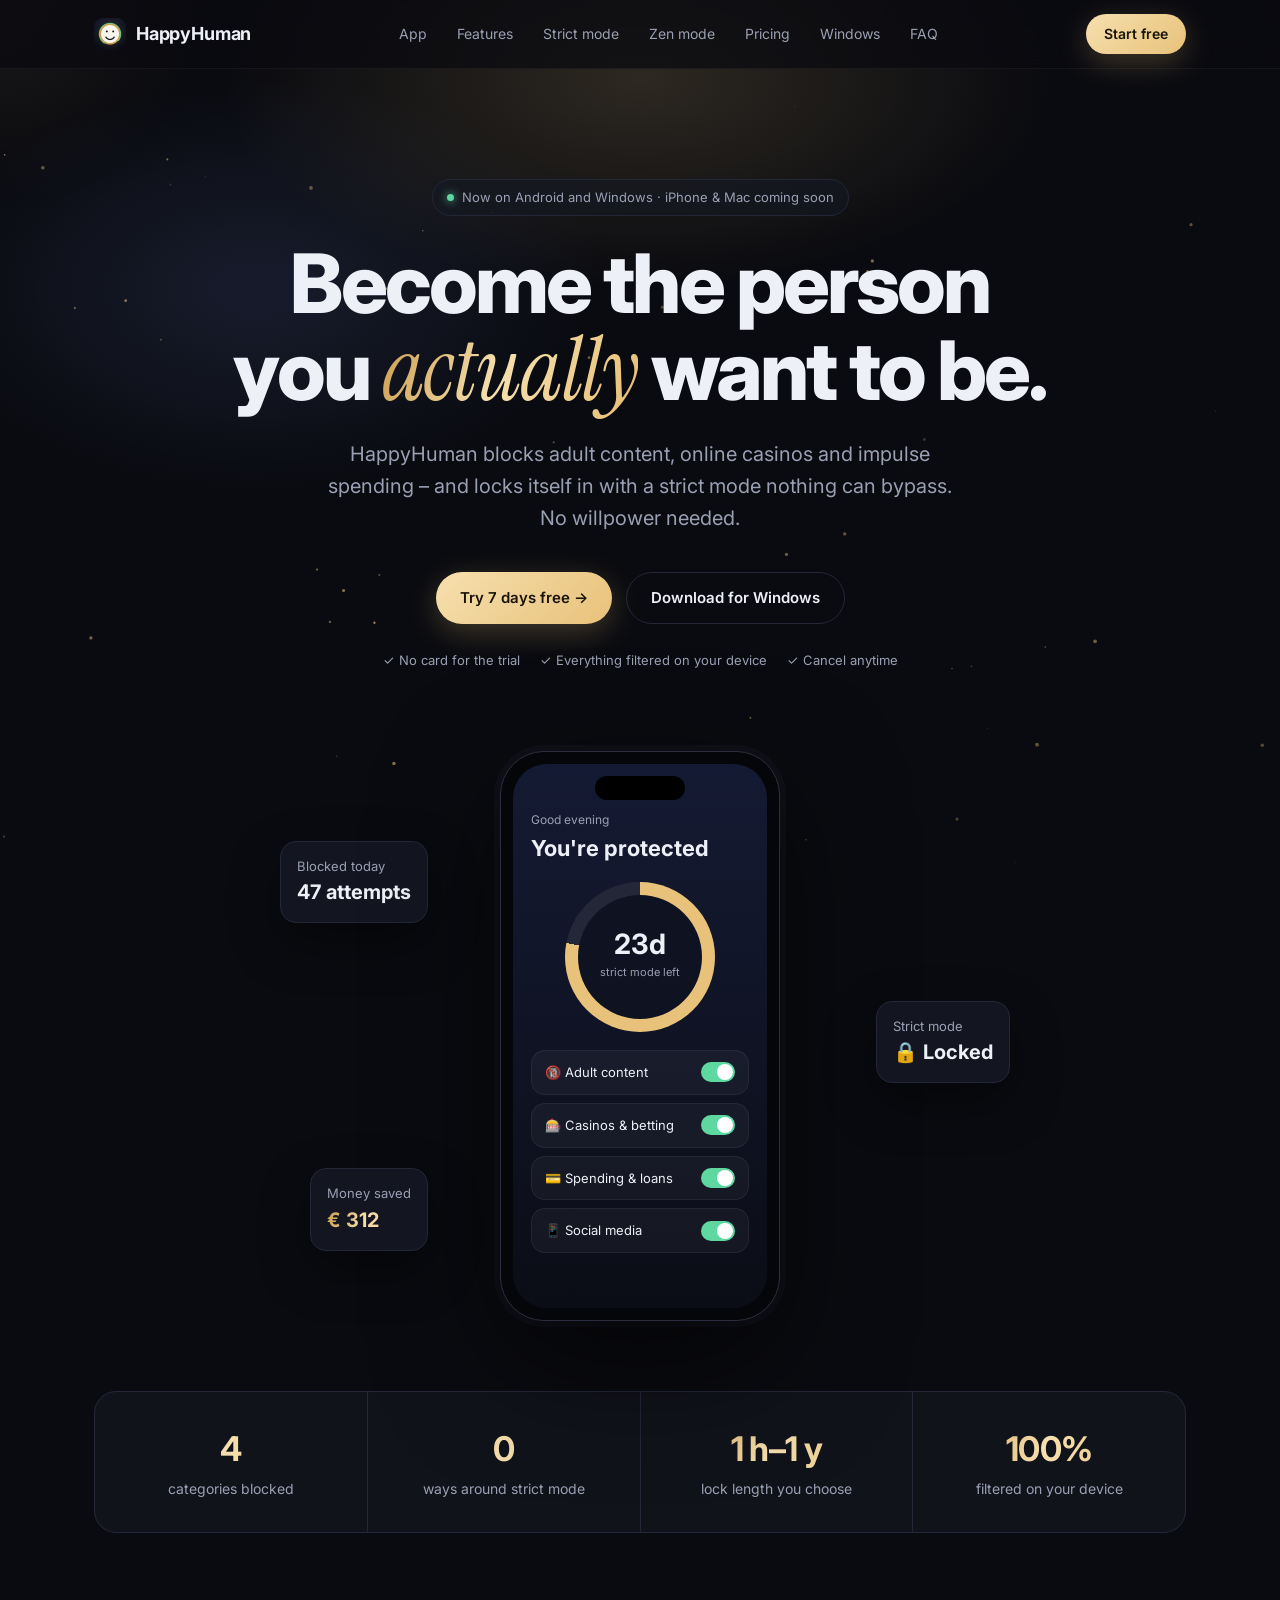
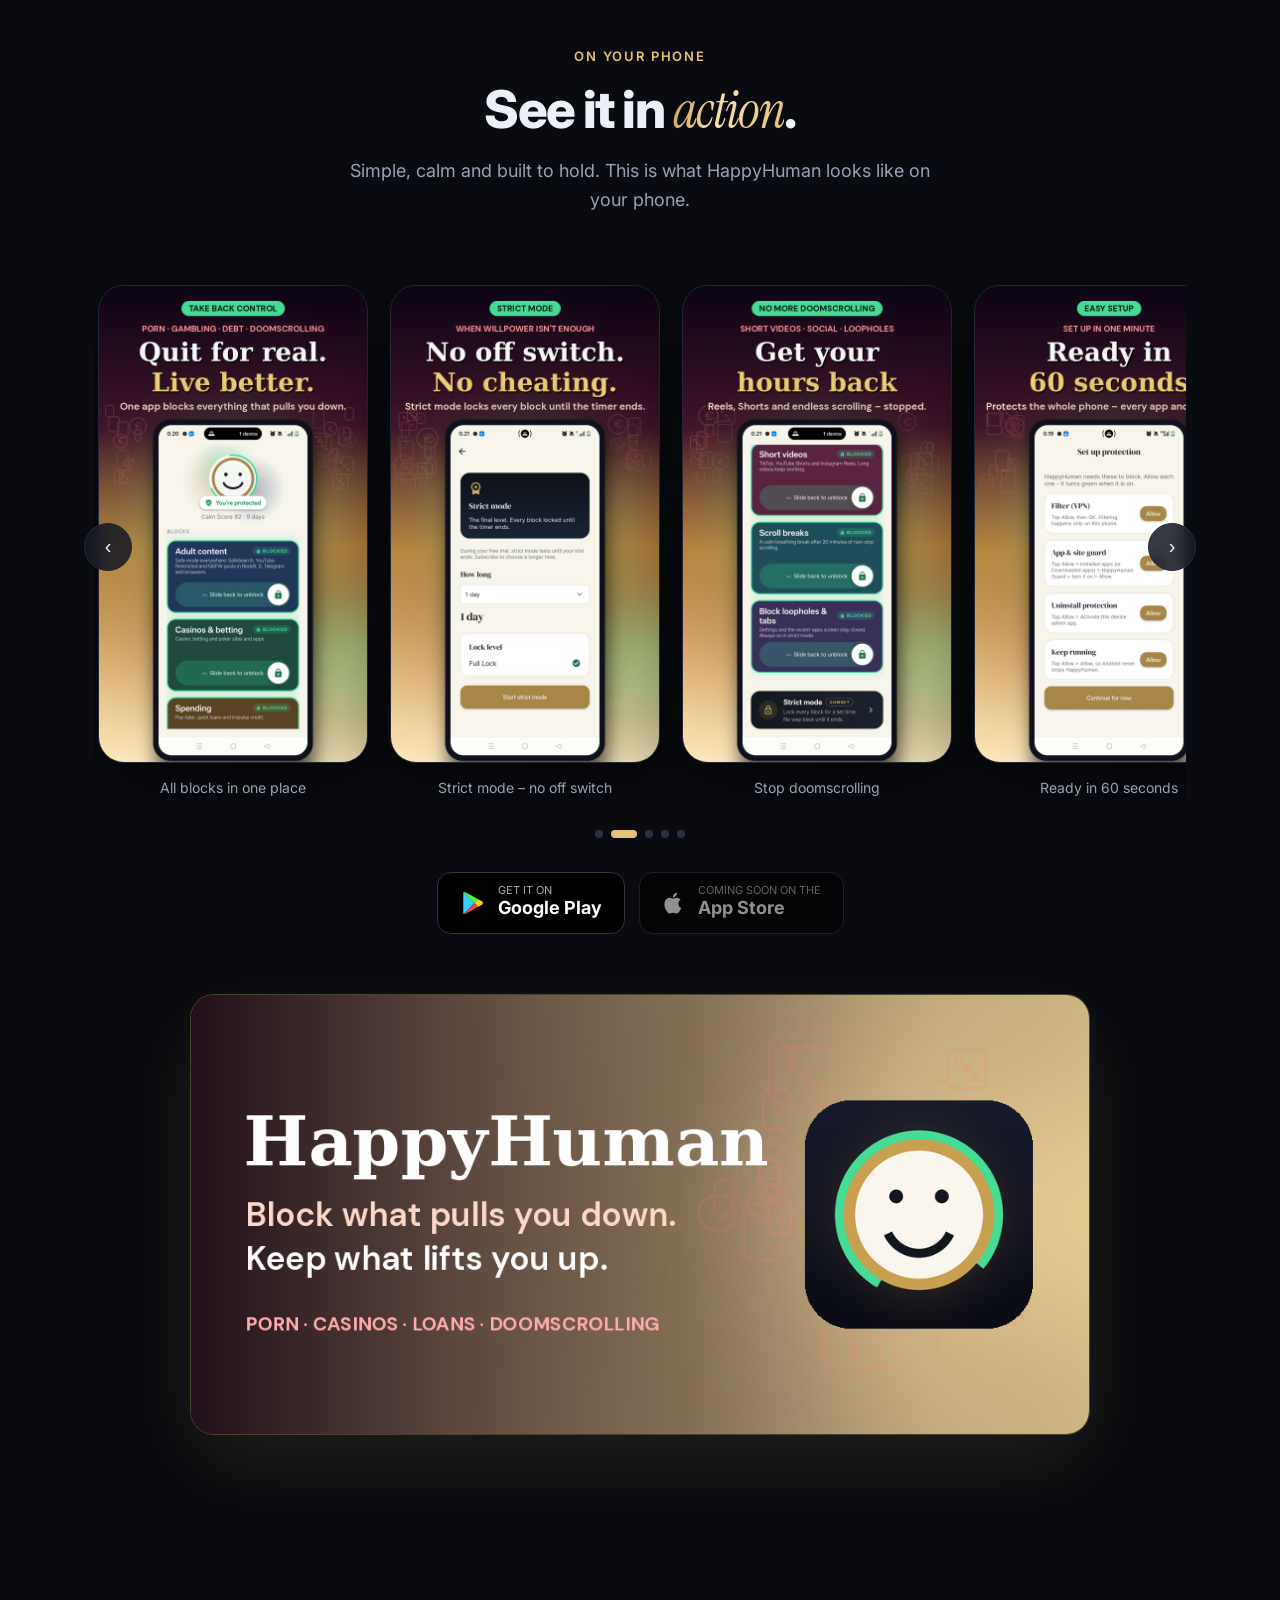
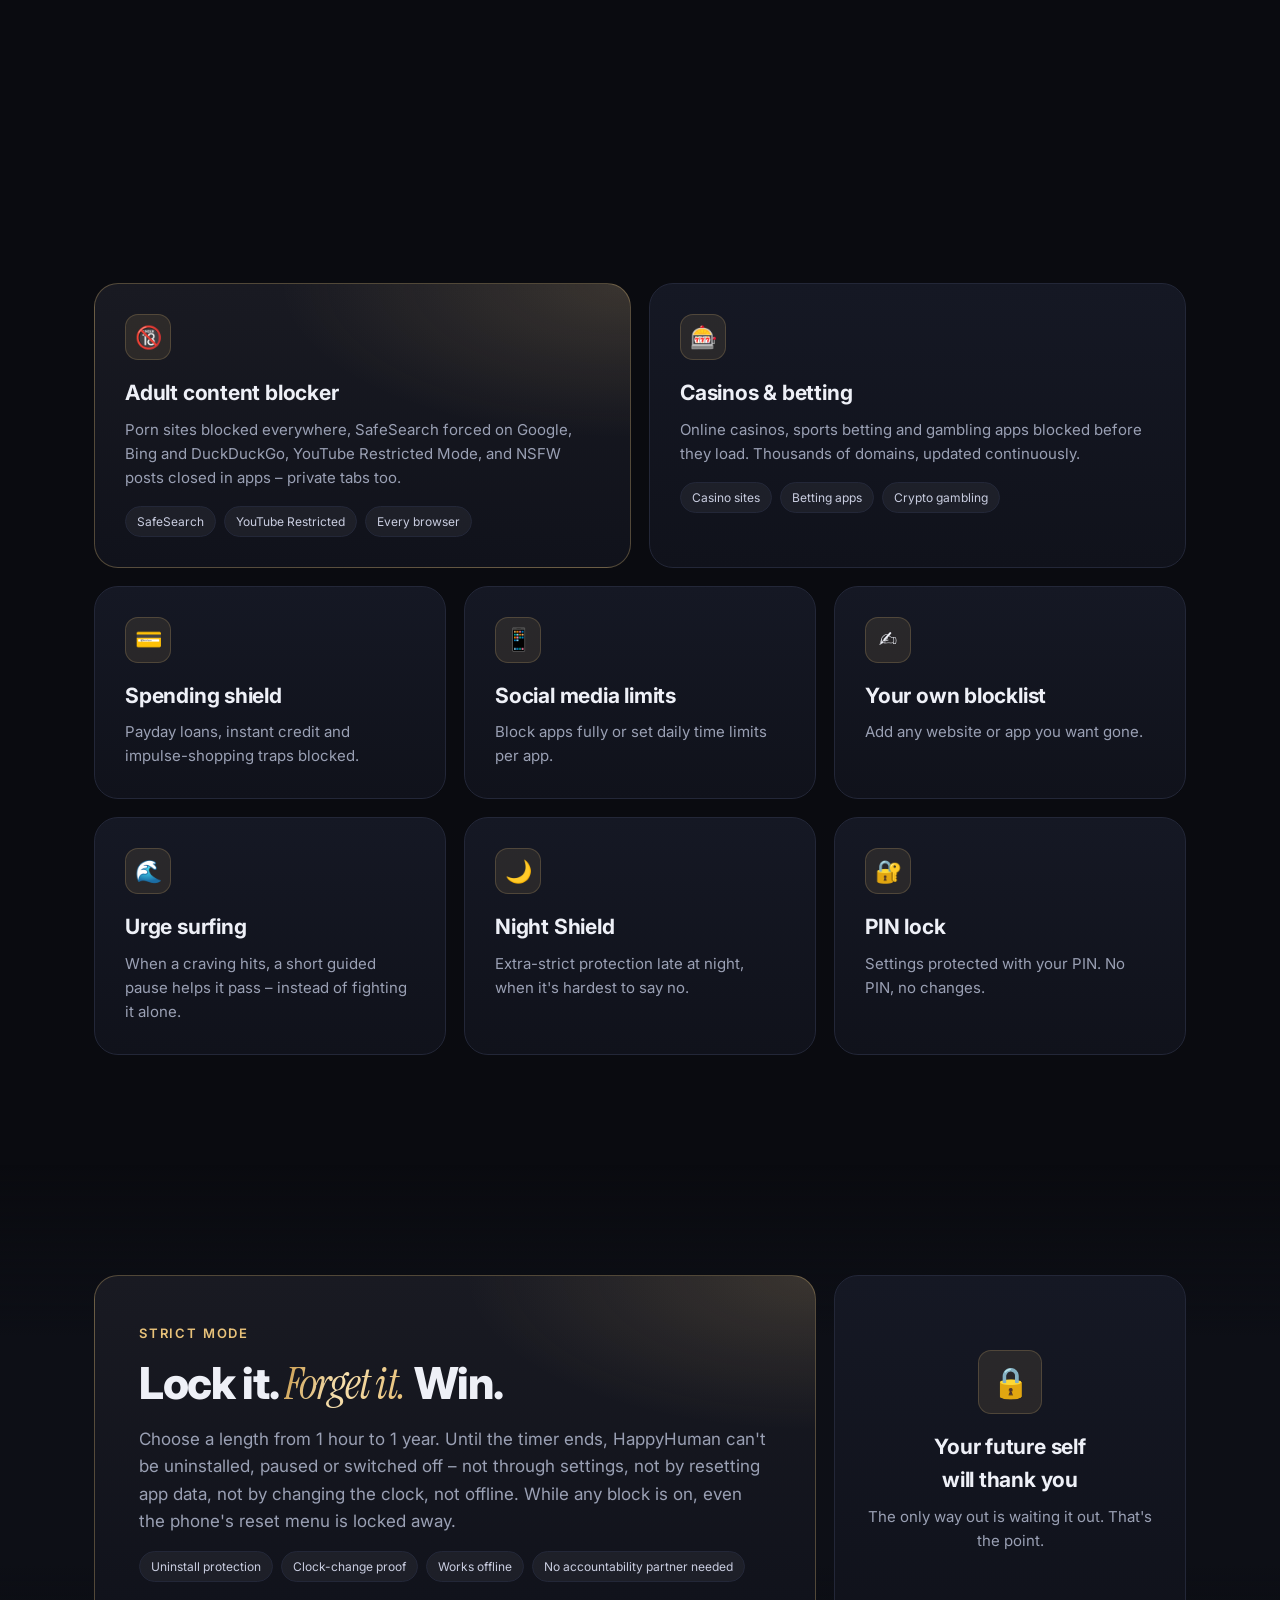
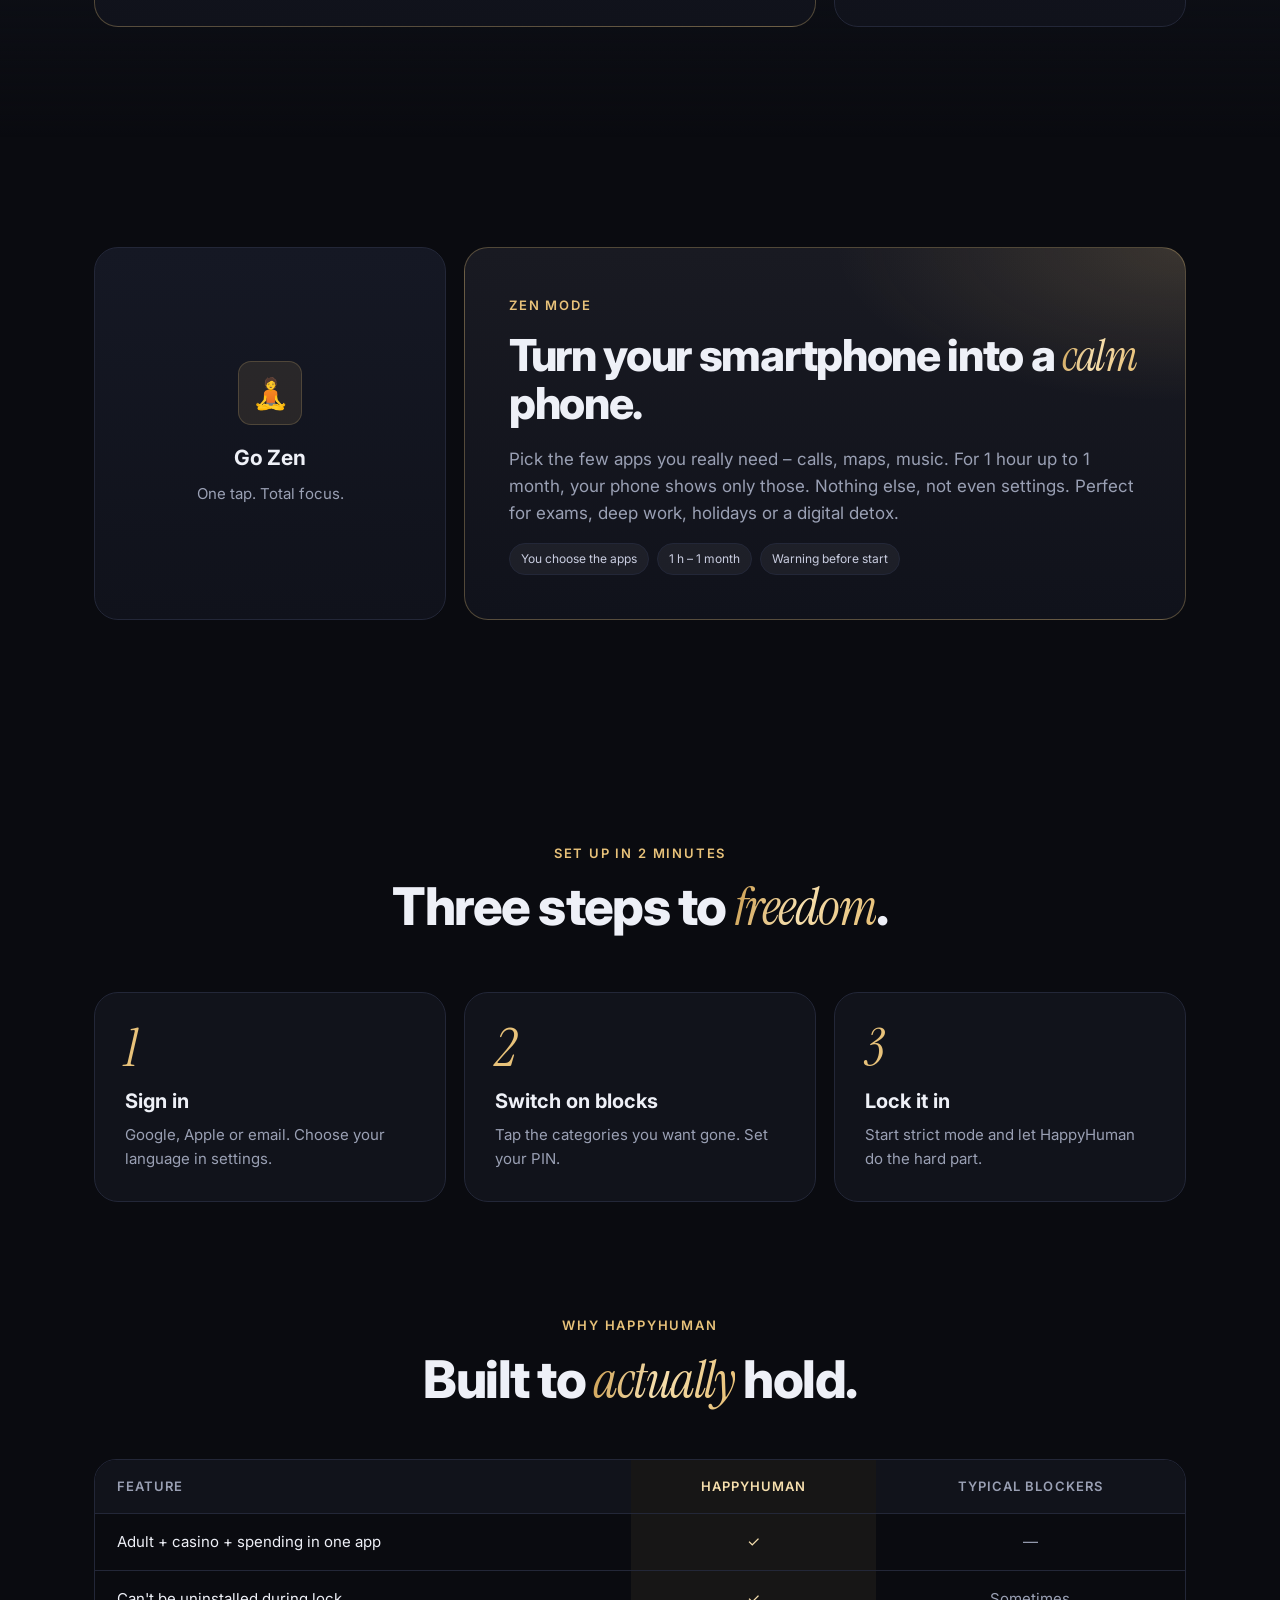
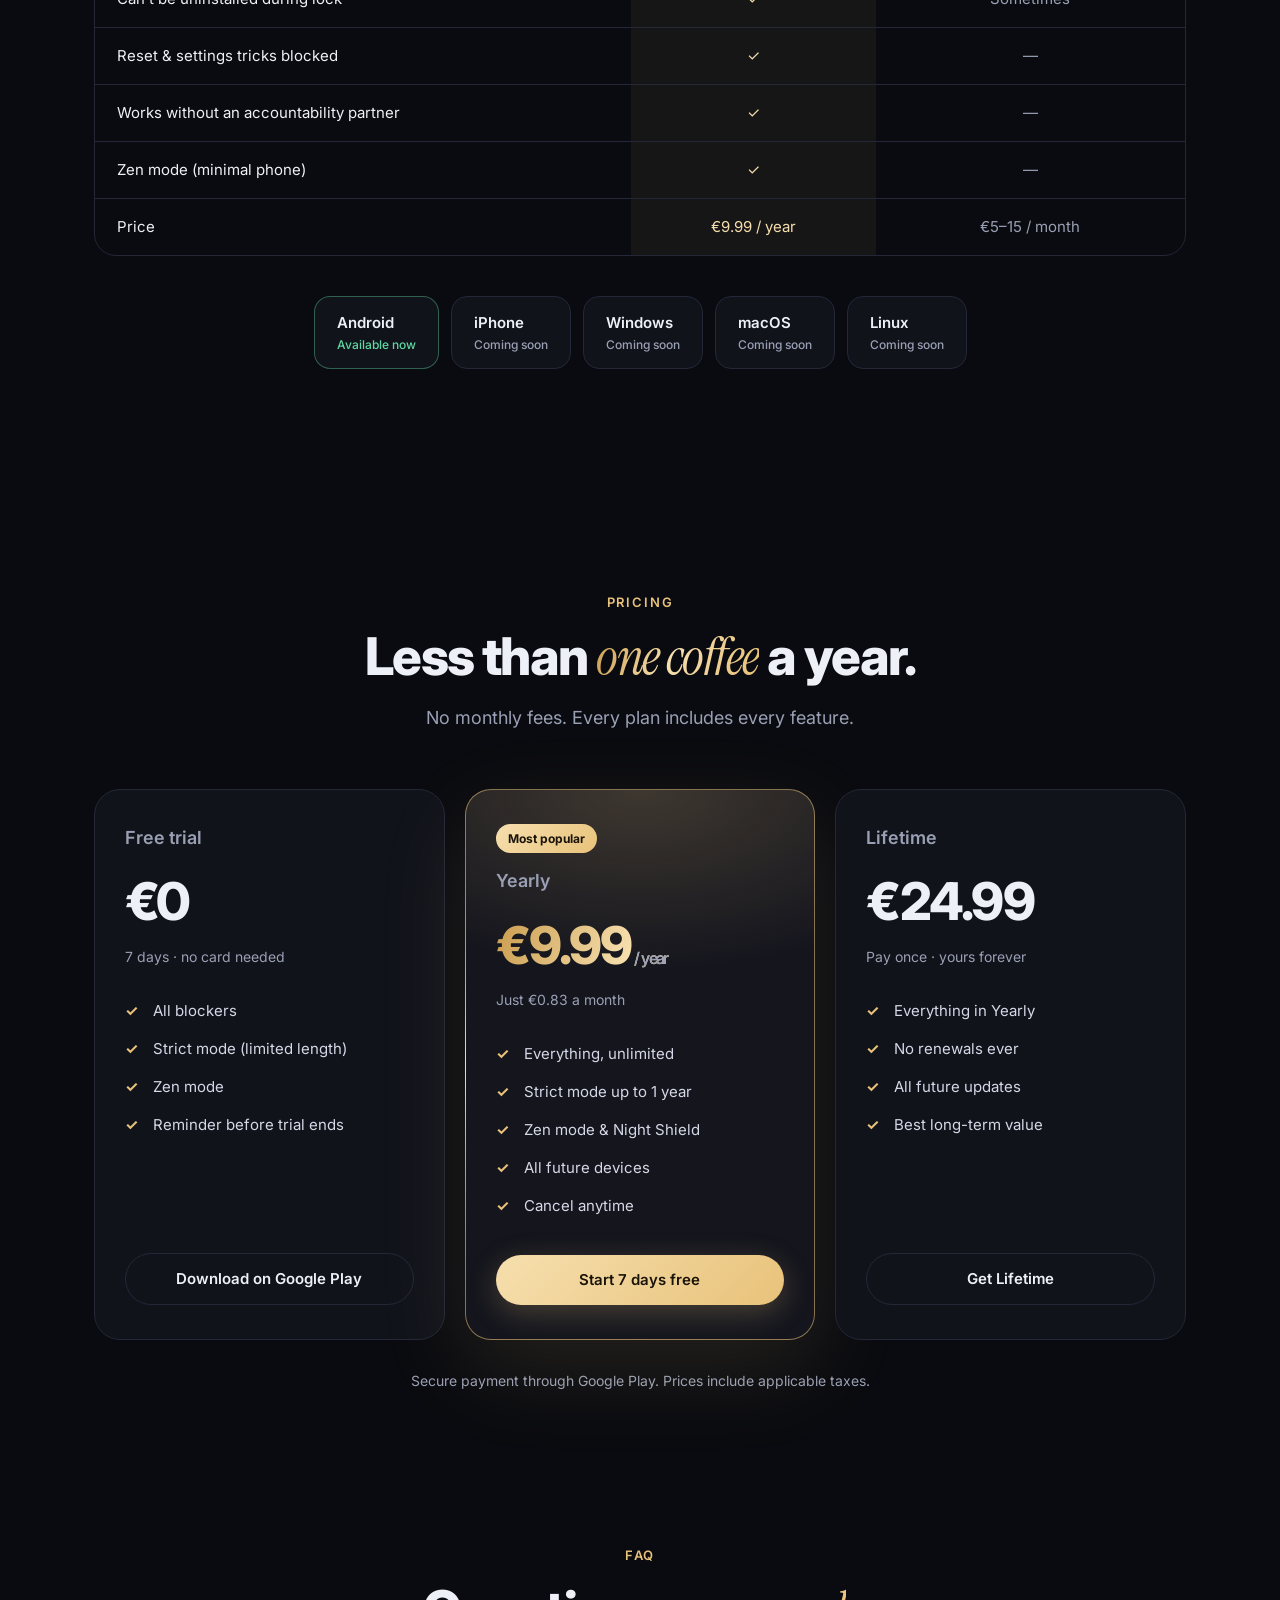
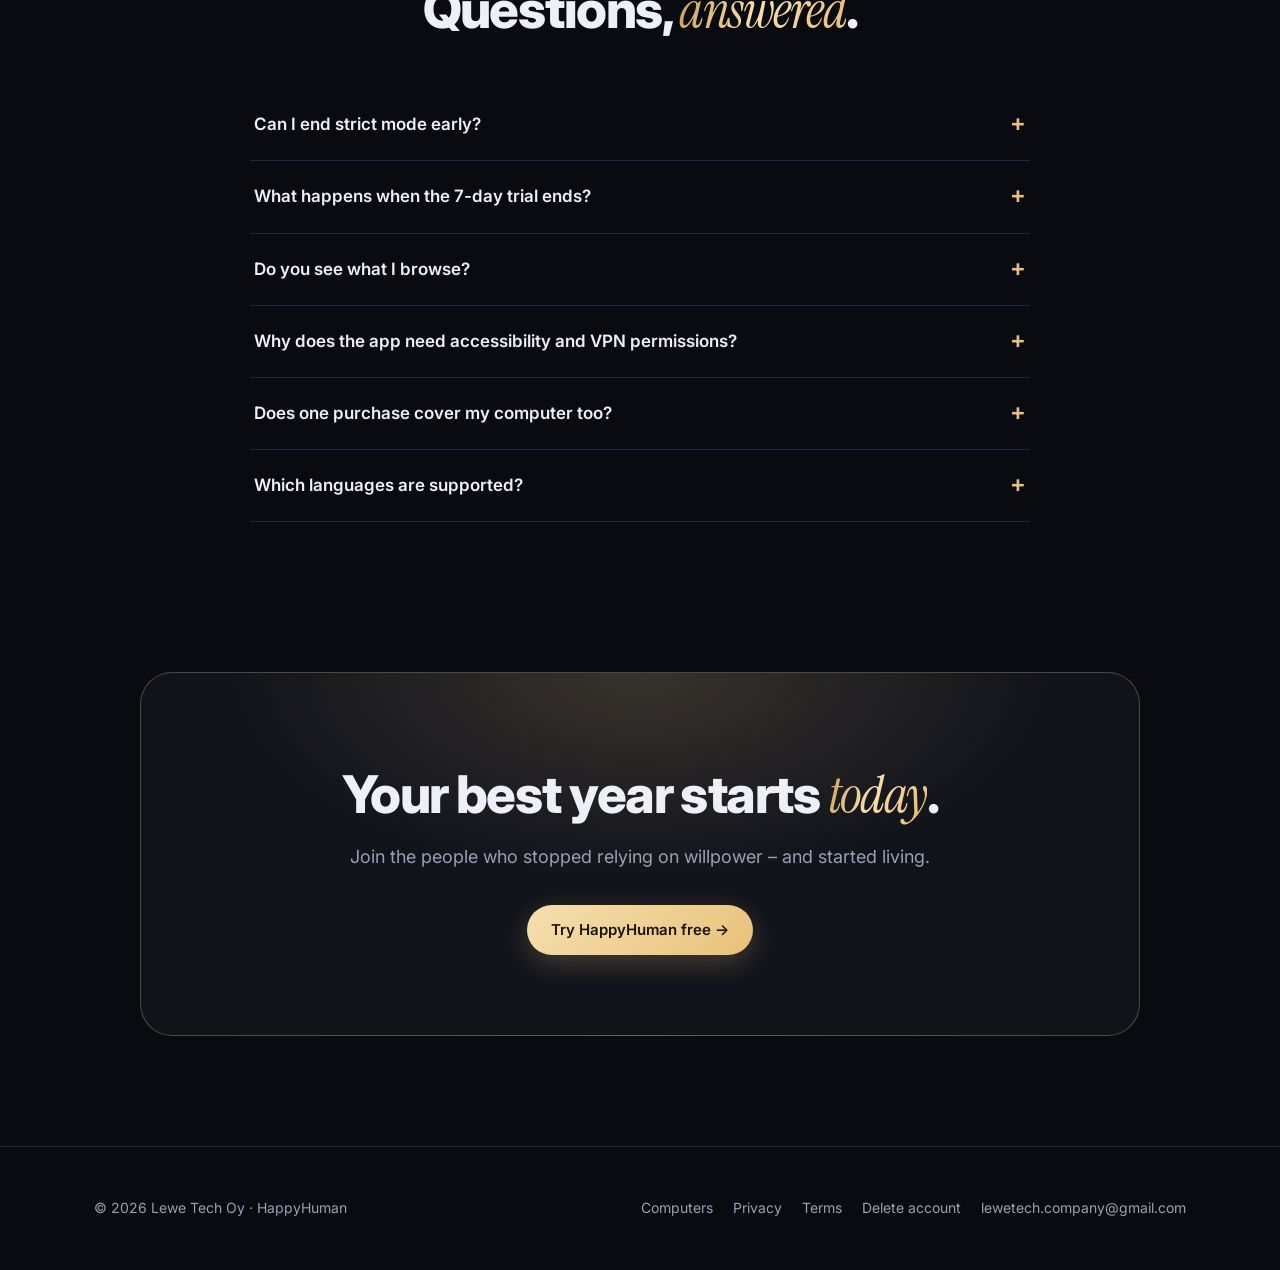
<file: index.html>
<!DOCTYPE html>
<html lang="en">
<head>
<meta charset="utf-8">
<meta name="viewport" content="width=device-width,initial-scale=1">
<title>HappyHuman – Take back control of your phone</title>
<meta name="description" content="HappyHuman blocks adult content, online casinos and impulse spending – with a strict mode that can't be bypassed. 7 days free.">
<link rel="icon" href="img/icon.png">
<meta property="og:image" content="https://happyhuman.info/img/feature.png">
<meta property="og:title" content="HappyHuman – Block what pulls you down">
<link rel="preconnect" href="https://fonts.googleapis.com">
<link href="https://fonts.googleapis.com/css2?family=Inter:wght@400;500;600;700;800&family=Instrument+Serif:ital@0;1&display=swap" rel="stylesheet">
<style>
:root{--bg:#0a0b10;--bg2:#11131b;--card:#151824;--line:#232738;--text:#eef0f7;--muted:#9aa0b4;--gold:#e8c27a;--gold2:#f6dfae;--accent:#7c9cff;--green:#5fd7a1}
*{box-sizing:border-box;margin:0;padding:0}
html{scroll-behavior:smooth}
body{background:var(--bg);color:var(--text);font-family:Inter,system-ui,sans-serif;line-height:1.6;-webkit-font-smoothing:antialiased;overflow-x:hidden}
a{color:inherit;text-decoration:none}
.wrap{max-width:1140px;margin:0 auto;padding:0 24px}
.serif{font-family:"Instrument Serif",serif;font-weight:400;font-style:italic}
.gold{background:linear-gradient(120deg,var(--gold2),var(--gold) 50%,#c99a4a);-webkit-background-clip:text;background-clip:text;color:transparent}
/* nav */
nav{position:sticky;top:0;z-index:50;backdrop-filter:blur(16px);background:rgba(10,11,16,.72);border-bottom:1px solid rgba(255,255,255,.05)}
nav .wrap{display:flex;align-items:center;justify-content:space-between;height:68px}
.logo{display:flex;align-items:center;gap:10px;font-weight:700;font-size:18px;letter-spacing:-.01em}
.logo i{width:30px;height:30px;border-radius:9px;background:linear-gradient(135deg,var(--gold2),var(--gold));display:grid;place-items:center;color:#1a1408;font-style:normal;font-size:15px}
.links{display:flex;gap:30px;font-size:14px;color:var(--muted)}
.links a:hover{color:var(--text)}
.btn{display:inline-flex;align-items:center;gap:8px;padding:13px 24px;border-radius:999px;font-weight:600;font-size:15px;transition:.2s;cursor:pointer;border:0}
.btn-gold{background:linear-gradient(135deg,var(--gold2),var(--gold));color:#1a1408;box-shadow:0 8px 30px rgba(232,194,122,.25)}
.btn-gold:hover{transform:translateY(-2px);box-shadow:0 14px 40px rgba(232,194,122,.35)}
.btn-ghost{border:1px solid var(--line);color:var(--text)}
.btn-ghost:hover{border-color:#3a4060;background:#141725}
nav .btn{padding:9px 18px;font-size:14px}
/* hero */
.hero{position:relative;padding:110px 0 90px;text-align:center}
.hero:before{content:"";position:absolute;inset:-200px 0 auto;height:700px;background:radial-gradient(600px 300px at 50% 30%,rgba(232,194,122,.16),transparent 70%),radial-gradient(500px 300px at 20% 60%,rgba(124,156,255,.12),transparent 70%);pointer-events:none}
.pill{display:inline-flex;gap:8px;align-items:center;padding:7px 14px;border:1px solid var(--line);border-radius:999px;font-size:13px;color:var(--muted);background:rgba(21,24,36,.6);position:relative}
.pill b{width:7px;height:7px;border-radius:50%;background:var(--green);box-shadow:0 0 10px var(--green)}
h1{font-size:clamp(42px,7vw,82px);line-height:1.02;letter-spacing:-.035em;font-weight:800;margin:26px auto 22px;max-width:900px;position:relative}
h1 .serif{font-size:1.08em;letter-spacing:-.01em}
.lead{font-size:clamp(17px,2vw,20px);color:var(--muted);max-width:640px;margin:0 auto 38px;position:relative}
.cta{display:flex;gap:14px;justify-content:center;flex-wrap:wrap;position:relative}
.trust{margin-top:26px;font-size:13px;color:var(--muted);position:relative}
.trust span{margin:0 10px}
/* phone */
.phone-stage{margin:80px auto 0;position:relative;display:flex;justify-content:center;gap:28px;align-items:center}
.phone{width:280px;height:570px;border-radius:44px;background:#05060a;border:1px solid #2a2e40;padding:12px;box-shadow:0 40px 120px rgba(0,0,0,.6),0 0 0 6px #0f1118;position:relative}
.screen{width:100%;height:100%;border-radius:34px;background:linear-gradient(180deg,#141a33,#0b0d16);padding:46px 18px 18px;text-align:left;overflow:hidden;position:relative}
.screen:before{content:"";position:absolute;top:12px;left:50%;transform:translateX(-50%);width:90px;height:24px;border-radius:20px;background:#000}
.s-h{font-size:12px;color:var(--muted)}
.s-t{font-size:22px;font-weight:700;margin:2px 0 16px}
.ring{width:150px;height:150px;margin:0 auto 18px;border-radius:50%;background:conic-gradient(var(--gold) 0 78%,#232738 0);display:grid;place-items:center}
.ring div{width:124px;height:124px;border-radius:50%;background:#0f1220;display:grid;place-items:center;text-align:center}
.ring strong{font-size:28px;display:block;line-height:1}
.ring small{font-size:11px;color:var(--muted)}
.row{display:flex;justify-content:space-between;align-items:center;background:rgba(255,255,255,.04);border:1px solid rgba(255,255,255,.06);border-radius:14px;padding:11px 13px;margin-bottom:8px;font-size:13px}
.tog{width:34px;height:20px;border-radius:20px;background:var(--green);position:relative}
.tog:after{content:"";position:absolute;right:2px;top:2px;width:16px;height:16px;border-radius:50%;background:#fff}
.float{position:absolute;background:rgba(21,24,36,.88);backdrop-filter:blur(10px);border:1px solid var(--line);border-radius:16px;padding:14px 16px;font-size:13px;text-align:left;box-shadow:0 20px 50px rgba(0,0,0,.4)}
.float b{display:block;font-size:20px}
.f1{left:calc(50% - 360px);top:90px}.f2{right:calc(50% - 370px);top:250px}.f3{left:calc(50% - 330px);bottom:70px}
/* sections */
section{padding:110px 0}
.eyebrow{font-size:13px;letter-spacing:.14em;text-transform:uppercase;color:var(--gold);font-weight:600}
h2{font-size:clamp(32px,4.5vw,52px);letter-spacing:-.03em;line-height:1.08;margin:14px 0 18px;font-weight:800}
.sub{color:var(--muted);font-size:18px;max-width:620px}
.center{text-align:center}.center .sub{margin:0 auto}
/* stats */
.stats{display:grid;grid-template-columns:repeat(4,1fr);gap:1px;background:var(--line);border:1px solid var(--line);border-radius:22px;overflow:hidden;margin-top:-20px}
.stats div{background:var(--bg2);padding:30px 24px;text-align:center}
.stats b{font-size:34px;letter-spacing:-.02em;display:block}
.stats span{font-size:14px;color:var(--muted)}
/* bento */
.bento{display:grid;grid-template-columns:repeat(6,1fr);gap:18px;margin-top:56px}
.tile{background:linear-gradient(180deg,var(--card),#10121b);border:1px solid var(--line);border-radius:24px;padding:30px;position:relative;overflow:hidden;transition:.25s}
.tile:hover{border-color:#353b55;transform:translateY(-3px)}
.tile h3{font-size:21px;letter-spacing:-.01em;margin:16px 0 8px}
.tile p{color:var(--muted);font-size:15px}
.ic{width:46px;height:46px;border-radius:13px;display:grid;place-items:center;font-size:22px;background:rgba(232,194,122,.1);border:1px solid rgba(232,194,122,.2)}
.span3{grid-column:span 3}.span2{grid-column:span 2}.span4{grid-column:span 4}.span6{grid-column:span 6}
.tile.hl{background:radial-gradient(500px 220px at 100% 0,rgba(232,194,122,.16),transparent 70%),linear-gradient(180deg,#191a22,#10121b);border-color:rgba(232,194,122,.3)}
.tags{display:flex;flex-wrap:wrap;gap:8px;margin-top:16px}
.tags span{font-size:12px;padding:5px 11px;border-radius:999px;background:rgba(255,255,255,.05);border:1px solid var(--line);color:#c9cde0}
/* steps */
.steps{display:grid;grid-template-columns:repeat(3,1fr);gap:18px;margin-top:56px}
.step{padding:30px;border-radius:24px;border:1px solid var(--line);background:var(--bg2)}
.step em{font-family:"Instrument Serif",serif;font-size:52px;color:var(--gold);line-height:1}
.step h3{margin:10px 0 6px;font-size:20px}.step p{color:var(--muted);font-size:15px}
/* compare */
.cmp{margin-top:50px;border:1px solid var(--line);border-radius:22px;overflow:hidden}
.cmp table{width:100%;border-collapse:collapse;font-size:15px}
.cmp th,.cmp td{padding:16px 22px;text-align:left;border-bottom:1px solid var(--line)}
.cmp th{background:var(--bg2);font-size:13px;color:var(--muted);font-weight:600;text-transform:uppercase;letter-spacing:.08em}
.cmp td:nth-child(2),.cmp th:nth-child(2){background:rgba(232,194,122,.06);color:var(--gold2);text-align:center}
.cmp td:nth-child(3),.cmp th:nth-child(3){text-align:center;color:var(--muted)}
.cmp tr:last-child td{border:0}
/* devices */
.devices{display:flex;flex-wrap:wrap;gap:12px;justify-content:center;margin-top:40px}
.dev{padding:14px 22px;border-radius:16px;border:1px solid var(--line);background:var(--bg2);font-weight:600;font-size:15px}
.dev small{display:block;font-weight:500;font-size:12px;color:var(--muted)}
.dev.on{border-color:rgba(95,215,161,.4)}.dev.on small{color:var(--green)}
/* pricing */
.prices{display:grid;grid-template-columns:repeat(3,1fr);gap:20px;margin-top:56px;align-items:stretch}
.price{border:1px solid var(--line);border-radius:26px;padding:34px 30px;background:var(--bg2);display:flex;flex-direction:column}
.price.best{background:radial-gradient(500px 260px at 50% 0,rgba(232,194,122,.2),transparent 70%),#14151d;border:1px solid rgba(232,194,122,.55);box-shadow:0 30px 90px rgba(232,194,122,.12);transform:scale(1.03)}
.price .badge{align-self:flex-start;font-size:12px;font-weight:700;padding:5px 12px;border-radius:999px;background:linear-gradient(135deg,var(--gold2),var(--gold));color:#1a1408;margin-bottom:14px}
.price h3{font-size:18px;color:var(--muted);font-weight:600}
.amt{font-size:52px;font-weight:800;letter-spacing:-.03em;margin:8px 0 2px}
.amt small{font-size:16px;color:var(--muted);font-weight:500}
.per{color:var(--muted);font-size:14px;margin-bottom:24px}
.price ul{list-style:none;margin-bottom:30px;flex:1}
.price li{padding:7px 0 7px 28px;position:relative;font-size:15px;color:#d5d8e6}
.price li:before{content:"✓";position:absolute;left:0;color:var(--gold);font-weight:700}
.price .btn{justify-content:center}
.guar{text-align:center;color:var(--muted);font-size:14px;margin-top:30px}
/* faq */
.faq{max-width:780px;margin:50px auto 0}
details{border-bottom:1px solid var(--line);padding:22px 4px}
summary{cursor:pointer;font-weight:600;font-size:17px;list-style:none;display:flex;justify-content:space-between;gap:20px}
summary::-webkit-details-marker{display:none}
summary:after{content:"+";color:var(--gold);font-size:24px;line-height:1;transition:.2s}
details[open] summary:after{transform:rotate(45deg)}
details p{color:var(--muted);margin-top:12px;font-size:15px}
/* final */
.final{margin:0 auto;max-width:1000px;text-align:center;padding:80px 30px;border-radius:32px;border:1px solid rgba(232,194,122,.3);background:radial-gradient(600px 300px at 50% 0,rgba(232,194,122,.18),transparent 70%),var(--bg2)}
footer{padding:50px 0;border-top:1px solid var(--line);color:var(--muted);font-size:14px}
footer .wrap{display:flex;justify-content:space-between;flex-wrap:wrap;gap:16px}
footer a{margin-left:20px}footer a:hover{color:var(--text)}
.reveal{opacity:0;transform:translateY(24px);transition:opacity .8s,transform .8s}
.reveal.in{opacity:1;transform:none}
@media(max-width:900px){.links{display:none}.bento{grid-template-columns:1fr}.span2,.span3,.span4,.span6{grid-column:auto}.steps,.prices{grid-template-columns:1fr}.price.best{transform:none}.stats{grid-template-columns:1fr 1fr}.float{display:none}section{padding:80px 0}footer a{margin:0 16px 0 0}}

/* premium animations */
@keyframes floatY{0%,100%{transform:translateY(0)}50%{transform:translateY(-14px)}}
@keyframes shimmer{to{background-position:200% center}}
@keyframes glow{0%,100%{opacity:.7;transform:scale(1)}50%{opacity:1;transform:scale(1.08)}}
@keyframes shine{0%{left:-60%}60%,100%{left:130%}}
@keyframes ringFill{from{--p:0}to{--p:78}}
@keyframes pulseDot{0%,100%{box-shadow:0 0 0 0 rgba(95,215,161,.6)}50%{box-shadow:0 0 0 8px rgba(95,215,161,0)}}
@keyframes orbit{to{transform:rotate(360deg)}}
@property --p{syntax:'<number>';inherits:false;initial-value:0}
.gold{background-size:200% auto;animation:shimmer 6s linear infinite;background-image:linear-gradient(110deg,#c99a4a,var(--gold2) 25%,var(--gold) 50%,#fff3d6 60%,#c99a4a 80%)}
.hero:before{animation:glow 8s ease-in-out infinite}
.phone{animation:floatY 6s ease-in-out infinite}
.f1{animation:floatY 5s ease-in-out infinite .5s}.f2{animation:floatY 7s ease-in-out infinite 1s}.f3{animation:floatY 6s ease-in-out infinite 2s}
.pill b{animation:pulseDot 2s infinite}
.btn-gold{position:relative;overflow:hidden}
.btn-gold:after{content:"";position:absolute;top:0;left:-60%;width:40%;height:100%;background:linear-gradient(100deg,transparent,rgba(255,255,255,.55),transparent);transform:skewX(-20deg);animation:shine 3.5s ease-in-out infinite}
.ring{background:conic-gradient(var(--gold) calc(var(--p)*1%),#232738 0);animation:ringFill 2.2s cubic-bezier(.2,.8,.2,1) .4s both}
.tog{transition:background .4s}.tog:after{transition:right .4s}
.row.off .tog{background:#2b3046}.row.off .tog:after{right:16px}
.row{opacity:0;transform:translateX(-14px);transition:.5s}.row.in{opacity:1;transform:none}
.tile,.price,.step{--mx:50%;--my:50%}
.tile:before,.price:before,.step:before{content:"";position:absolute;inset:0;border-radius:inherit;background:radial-gradient(380px circle at var(--mx) var(--my),rgba(232,194,122,.13),transparent 45%);opacity:0;transition:opacity .3s;pointer-events:none}
.tile:hover:before,.price:hover:before,.step:hover:before{opacity:1}
.price,.step{position:relative;transition:transform .3s,border-color .3s}
.price:hover{transform:translateY(-6px)}.price.best:hover{transform:scale(1.03) translateY(-6px)}
.price.best:after{content:"";position:absolute;inset:-1px;border-radius:27px;padding:1px;background:conic-gradient(from var(--a,0deg),transparent 60%,var(--gold2),transparent 90%);-webkit-mask:linear-gradient(#000 0 0) content-box,linear-gradient(#000 0 0);-webkit-mask-composite:xor;mask-composite:exclude;animation:spinA 4s linear infinite;pointer-events:none}
@property --a{syntax:'<angle>';inherits:false;initial-value:0deg}
@keyframes spinA{to{--a:360deg}}
.ic{transition:transform .4s}.tile:hover .ic{transform:rotate(-8deg) scale(1.12)}
.reveal{transition:opacity .9s cubic-bezier(.2,.8,.2,1),transform .9s cubic-bezier(.2,.8,.2,1),filter .9s;filter:blur(6px)}
.reveal.in{filter:none}
#bgfx{position:fixed;inset:0;z-index:-1;pointer-events:none}
.cursor-glow{position:fixed;width:500px;height:500px;border-radius:50%;background:radial-gradient(circle,rgba(232,194,122,.07),transparent 60%);pointer-events:none;z-index:0;transform:translate(-50%,-50%);transition:opacity .3s}
@media(prefers-reduced-motion:reduce){*,*:before,*:after{animation:none!important;transition:none!important}.reveal,.row{opacity:1;transform:none;filter:none}}

/* app gallery */
.gal-wrap{position:relative;margin-top:50px}
.gal{display:flex;gap:22px;overflow-x:auto;scroll-snap-type:x mandatory;padding:20px 4px 30px;scrollbar-width:none}
.gal::-webkit-scrollbar{display:none}
.gal figure{flex:0 0 auto;width:min(270px,70vw);scroll-snap-align:center;margin:0;transition:transform .5s cubic-bezier(.2,.8,.2,1)}
.gal img{width:100%;display:block;border-radius:26px;border:1px solid var(--line);box-shadow:0 30px 70px rgba(0,0,0,.5)}
.gal figure:hover{transform:translateY(-10px) scale(1.02)}
.gal figcaption{text-align:center;color:var(--muted);font-size:14px;margin-top:14px}
.gal-btn{position:absolute;top:45%;width:48px;height:48px;border-radius:50%;border:1px solid var(--line);background:rgba(21,24,36,.85);color:var(--text);font-size:20px;cursor:pointer;backdrop-filter:blur(8px);transition:.2s;z-index:2}
.gal-btn:hover{border-color:var(--gold);color:var(--gold)}
.gal-prev{left:-10px}.gal-next{right:-10px}
.dots{display:flex;gap:8px;justify-content:center}
.dots b{width:8px;height:8px;border-radius:8px;background:#2b3046;transition:.3s;cursor:pointer}
.dots b.on{width:26px;background:var(--gold)}
.app-cta{display:flex;gap:14px;justify-content:center;flex-wrap:wrap;margin-top:34px}
.store{display:inline-flex;align-items:center;gap:12px;padding:12px 22px;border-radius:14px;background:#000;border:1px solid #333;color:#fff;transition:.2s}
.store:hover{border-color:var(--gold);transform:translateY(-2px)}
.store small{display:block;font-size:11px;color:#aaa;line-height:1}.store b{font-size:18px;line-height:1.2}
.store.soon{opacity:.55}
.feat-banner{margin:60px auto 0;max-width:900px;border-radius:24px;overflow:hidden;border:1px solid rgba(232,194,122,.3);box-shadow:0 30px 90px rgba(232,194,122,.1)}
.feat-banner img{width:100%;display:block}
@media(max-width:900px){.gal-btn{display:none}}
</style>
</head>
<body>
<canvas id="bgfx"></canvas><div class="cursor-glow"></div>

<nav><div class="wrap">
<a class="logo" href="#"><img src="img/icon.png" alt="" width="32" height="32" style="border-radius:9px">HappyHuman</a>
<div class="links"><a href="#app">App</a><a href="#features">Features</a><a href="#strict">Strict mode</a><a href="#zen">Zen mode</a><a href="#pricing">Pricing</a><a href="desktop.html">Windows</a><a href="#faq">FAQ</a></div>
<a class="btn btn-gold" href="#pricing">Start free</a>
</div></nav>

<header class="hero"><div class="wrap">
<span class="pill"><b></b>Now on Android and Windows · iPhone & Mac coming soon</span>
<h1>Become the person<br>you <span class="serif gold">actually</span> want to be.</h1>
<p class="lead">HappyHuman blocks adult content, online casinos and impulse spending – and locks itself in with a strict mode nothing can bypass. No willpower needed.</p>
<div class="cta">
<a class="btn btn-gold" href="#pricing">Try 7 days free →</a>
<a class="btn btn-ghost" href="desktop.html">Download for Windows</a>
</div>
<p class="trust"><span>✓ No card for the trial</span><span>✓ Everything filtered on your device</span><span>✓ Cancel anytime</span></p>

<div class="phone-stage">
<div class="float f1"><span style="color:var(--muted)">Blocked today</span><b>47 attempts</b></div>
<div class="phone"><div class="screen">
<div class="s-h">Good evening</div><div class="s-t">You're protected</div>
<div class="ring"><div><span><strong>23d</strong><small>strict mode left</small></span></div></div>
<div class="row">🔞 Adult content<span class="tog"></span></div>
<div class="row">🎰 Casinos & betting<span class="tog"></span></div>
<div class="row">💳 Spending & loans<span class="tog"></span></div>
<div class="row">📱 Social media<span class="tog"></span></div>
</div></div>
<div class="float f2"><span style="color:var(--muted)">Strict mode</span><b>🔒 Locked</b></div>
<div class="float f3"><span style="color:var(--muted)">Money saved</span><b class="gold">€ 312</b></div>
</div>
</div></header>

<div class="wrap reveal"><div class="stats">
<div><b class="gold">4</b><span>categories blocked</span></div>
<div><b class="gold">0</b><span>ways around strict mode</span></div>
<div><b class="gold">1 h–1 y</b><span>lock length you choose</span></div>
<div><b class="gold">100%</b><span>filtered on your device</span></div>
</div></div>

<section id="app"><div class="wrap">
<div class="center reveal"><span class="eyebrow">On your phone</span>
<h2>See it in <span class="serif gold">action</span>.</h2>
<p class="sub">Simple, calm and built to hold. This is what HappyHuman looks like on your phone.</p></div>
<div class="gal-wrap reveal">
<button class="gal-btn gal-prev" aria-label="Previous">‹</button>
<div class="gal">
<figure><img src="img/shot1.png" alt="HappyHuman home screen with blocks on" loading="lazy"><figcaption>All blocks in one place</figcaption></figure>
<figure><img src="img/shot2.png" alt="Strict mode screen" loading="lazy"><figcaption>Strict mode – no off switch</figcaption></figure>
<figure><img src="img/shot3.png" alt="Short videos and scroll breaks" loading="lazy"><figcaption>Stop doomscrolling</figcaption></figure>
<figure><img src="img/shot4.png" alt="Setup screen" loading="lazy"><figcaption>Ready in 60 seconds</figcaption></figure>
<figure><img src="img/shot5.png" alt="Sign in screen" loading="lazy"><figcaption>Free for 7 days</figcaption></figure>
</div>
<button class="gal-btn gal-next" aria-label="Next">›</button>
<div class="dots"></div>
</div>
<div class="app-cta reveal">
<a class="store" href="#pricing"><svg width="26" height="26" viewBox="0 0 24 24"><path fill="#3bccff" d="M3.6 1.8 13.4 12l-9.8 10.2c-.4-.2-.6-.6-.6-1.1V2.9c0-.5.2-.9.6-1.1z"/><path fill="#48ff48" d="m16.8 8.6-3.4 3.4-9.8-10.2c.3-.1.7-.1 1 .1z"/><path fill="#ff3a44" d="m16.8 15.4-12.2 6.9c-.3.2-.7.2-1 .1l9.8-10.4z"/><path fill="#ffd400" d="m20.6 13.4-3.8 2.1-3.4-3.5 3.4-3.4 3.8 2.1c.8.5.8 1.7 0 2.7z"/></svg><span><small>GET IT ON</small><b>Google Play</b></span></a>
<span class="store soon"><svg width="24" height="24" viewBox="0 0 24 24" fill="#fff"><path d="M16.4 12.6c0-2.6 2.1-3.8 2.2-3.9-1.2-1.8-3.1-2-3.7-2-1.6-.2-3.1.9-3.9.9s-2-.9-3.4-.9C5.9 6.8 4.2 7.9 3.3 9.5c-1.8 3.2-.5 7.9 1.3 10.5.9 1.3 1.9 2.7 3.2 2.6 1.3-.1 1.8-.8 3.4-.8s2 .8 3.4.8 2.3-1.3 3.1-2.6c1-1.5 1.4-2.9 1.4-3-.1 0-2.7-1-2.7-4.4zM13.9 4.9c.7-.9 1.2-2 1-3.2-1 0-2.3.7-3 1.6-.7.8-1.2 2-1.1 3.1 1.2.1 2.4-.6 3.1-1.5z"/></svg><span><small>COMING SOON ON THE</small><b>App Store</b></span></span>
</div>
<div class="feat-banner reveal"><img src="img/feature.png" alt="HappyHuman – Block what pulls you down. Keep what lifts you up." loading="lazy"></div>
</div></section>

<section id="features"><div class="wrap">
<div class="center reveal"><span class="eyebrow">Everything included</span>
<h2>One app. <span class="serif gold">Every</span> temptation handled.</h2>
<p class="sub">Most blockers can be switched off in ten seconds. HappyHuman is built for the moment you're weakest.</p></div>

<div class="bento">
<div class="tile span3 hl reveal"><div class="ic">🔞</div><h3>Adult content blocker</h3><p>Porn sites blocked everywhere, SafeSearch forced on Google, Bing and DuckDuckGo, YouTube Restricted Mode, and NSFW posts closed in apps – private tabs too.</p><div class="tags"><span>SafeSearch</span><span>YouTube Restricted</span><span>Every browser</span></div></div>
<div class="tile span3 reveal"><div class="ic">🎰</div><h3>Casinos & betting</h3><p>Online casinos, sports betting and gambling apps blocked before they load. Thousands of domains, updated continuously.</p><div class="tags"><span>Casino sites</span><span>Betting apps</span><span>Crypto gambling</span></div></div>
<div class="tile span2 reveal"><div class="ic">💳</div><h3>Spending shield</h3><p>Payday loans, instant credit and impulse-shopping traps blocked.</p></div>
<div class="tile span2 reveal"><div class="ic">📱</div><h3>Social media limits</h3><p>Block apps fully or set daily time limits per app.</p></div>
<div class="tile span2 reveal"><div class="ic">✍️</div><h3>Your own blocklist</h3><p>Add any website or app you want gone.</p></div>
<div class="tile span2 reveal"><div class="ic">🌊</div><h3>Urge surfing</h3><p>When a craving hits, a short guided pause helps it pass – instead of fighting it alone.</p></div>
<div class="tile span2 reveal"><div class="ic">🌙</div><h3>Night Shield</h3><p>Extra-strict protection late at night, when it's hardest to say no.</p></div>
<div class="tile span2 reveal"><div class="ic">🔐</div><h3>PIN lock</h3><p>Settings protected with your PIN. No PIN, no changes.</p></div>
</div>
</div></section>

<section id="strict" style="background:linear-gradient(180deg,transparent,#0d0f16 30%,#0d0f16 70%,transparent)"><div class="wrap">
<div class="bento" style="margin-top:0">
<div class="tile span4 hl reveal" style="padding:44px">
<span class="eyebrow">Strict mode</span>
<h2 style="font-size:clamp(30px,4vw,44px)">Lock it. <span class="serif gold">Forget it.</span> Win.</h2>
<p style="font-size:17px">Choose a length from 1 hour to 1 year. Until the timer ends, HappyHuman can't be uninstalled, paused or switched off – not through settings, not by resetting app data, not by changing the clock, not offline. While any block is on, even the phone's reset menu is locked away.</p>
<div class="tags"><span>Uninstall protection</span><span>Clock-change proof</span><span>Works offline</span><span>No accountability partner needed</span></div>
</div>
<div class="tile span2 reveal" style="display:flex;flex-direction:column;justify-content:center;text-align:center">
<div class="ic" style="margin:0 auto;width:64px;height:64px;font-size:30px">🔒</div>
<h3>Your future self<br>will thank you</h3>
<p>The only way out is waiting it out. That's the point.</p>
</div>
</div>
</div></section>

<section id="zen"><div class="wrap">
<div class="bento" style="margin-top:0">
<div class="tile span2 reveal" style="display:flex;flex-direction:column;justify-content:center;text-align:center">
<div class="ic" style="margin:0 auto;width:64px;height:64px;font-size:30px">🧘</div>
<h3>Go Zen</h3><p>One tap. Total focus.</p>
</div>
<div class="tile span4 hl reveal" style="padding:44px">
<span class="eyebrow">Zen mode</span>
<h2 style="font-size:clamp(30px,4vw,44px)">Turn your smartphone into a <span class="serif gold">calm</span> phone.</h2>
<p style="font-size:17px">Pick the few apps you really need – calls, maps, music. For 1 hour up to 1 month, your phone shows only those. Nothing else, not even settings. Perfect for exams, deep work, holidays or a digital detox.</p>
<div class="tags"><span>You choose the apps</span><span>1 h – 1 month</span><span>Warning before start</span></div>
</div>
</div>
</div></section>

<section><div class="wrap">
<div class="center reveal"><span class="eyebrow">Set up in 2 minutes</span><h2>Three steps to <span class="serif gold">freedom</span>.</h2></div>
<div class="steps">
<div class="step reveal"><em>1</em><h3>Sign in</h3><p>Google, Apple or email. Choose your language in settings.</p></div>
<div class="step reveal"><em>2</em><h3>Switch on blocks</h3><p>Tap the categories you want gone. Set your PIN.</p></div>
<div class="step reveal"><em>3</em><h3>Lock it in</h3><p>Start strict mode and let HappyHuman do the hard part.</p></div>
</div>
</div></section>

<section style="padding-top:0"><div class="wrap">
<div class="center reveal"><span class="eyebrow">Why HappyHuman</span><h2>Built to <span class="serif gold">actually</span> hold.</h2></div>
<div class="cmp reveal"><table>
<tr><th>Feature</th><th>HappyHuman</th><th>Typical blockers</th></tr>
<tr><td>Adult + casino + spending in one app</td><td>✓</td><td>—</td></tr>
<tr><td>Can't be uninstalled during lock</td><td>✓</td><td>Sometimes</td></tr>
<tr><td>Reset & settings tricks blocked</td><td>✓</td><td>—</td></tr>
<tr><td>Works without an accountability partner</td><td>✓</td><td>—</td></tr>
<tr><td>Zen mode (minimal phone)</td><td>✓</td><td>—</td></tr>
<tr><td>Price</td><td>€9.99 / year</td><td>€5–15 / month</td></tr>
</table></div>
<div class="devices reveal">
<div class="dev on">Android<small>Available now</small></div>
<div class="dev">iPhone<small>Coming soon</small></div>
<div class="dev">Windows<small>Coming soon</small></div>
<div class="dev">macOS<small>Coming soon</small></div>
<div class="dev">Linux<small>Coming soon</small></div>
</div>
</div></section>

<section id="pricing"><div class="wrap">
<div class="center reveal"><span class="eyebrow">Pricing</span><h2>Less than <span class="serif gold">one coffee</span> a year.</h2>
<p class="sub">No monthly fees. Every plan includes every feature.</p></div>
<div class="prices">
<div class="price reveal"><h3>Free trial</h3><div class="amt">€0</div><div class="per">7 days · no card needed</div>
<ul><li>All blockers</li><li>Strict mode (limited length)</li><li>Zen mode</li><li>Reminder before trial ends</li></ul>
<a class="btn btn-ghost" href="#">Download on Google Play</a></div>
<div class="price best reveal"><span class="badge">Most popular</span><h3>Yearly</h3><div class="amt gold">€9.99<small> / year</small></div><div class="per">Just €0.83 a month</div>
<ul><li>Everything, unlimited</li><li>Strict mode up to 1 year</li><li>Zen mode & Night Shield</li><li>All future devices</li><li>Cancel anytime</li></ul>
<a class="btn btn-gold" href="#">Start 7 days free</a></div>
<div class="price reveal"><h3>Lifetime</h3><div class="amt">€24.99</div><div class="per">Pay once · yours forever</div>
<ul><li>Everything in Yearly</li><li>No renewals ever</li><li>All future updates</li><li>Best long-term value</li></ul>
<a class="btn btn-ghost" href="#">Get Lifetime</a></div>
</div>
<p class="guar">Secure payment through Google Play. Prices include applicable taxes.</p>
</div></section>

<section id="faq" style="padding-top:40px"><div class="wrap">
<div class="center reveal"><span class="eyebrow">FAQ</span><h2>Questions, <span class="serif gold">answered</span>.</h2></div>
<div class="faq reveal">
<details><summary>Can I end strict mode early?</summary><p>No – that's what makes it work. Strict mode ends only when its timer runs out. The only way around it is a full factory reset of the phone, which HappyHuman protects behind your PIN. Start it only when you're sure.</p></details>
<details><summary>What happens when the 7-day trial ends?</summary><p>You get a reminder the day before. After the trial, blocks pause until you choose Yearly or Lifetime. Reinstalling doesn't restart the trial.</p></details>
<details><summary>Do you see what I browse?</summary><p>No. All filtering runs on your device. We only store your account, your settings and your plan.</p></details>
<details><summary>Why does the app need accessibility and VPN permissions?</summary><p>The local VPN filters website lookups on the phone, and the accessibility service closes blocked apps, NSFW posts and attempts to switch protection off. Nothing leaves your phone.</p></details>
<details><summary>Does one purchase cover my computer too?</summary><p>Yes. Your plan is tied to your HappyHuman account, so the computer versions will use the same purchase when they launch.</p></details>
<details><summary>Which languages are supported?</summary><p>HappyHuman is in English by default, and you can switch language in settings.</p></details>
</div>
</div></section>

<section style="padding-top:40px"><div class="wrap">
<div class="final reveal">
<h2>Your best year starts <span class="serif gold">today</span>.</h2>
<p class="sub" style="margin:0 auto 34px">Join the people who stopped relying on willpower – and started living.</p>
<a class="btn btn-gold" href="#pricing">Try HappyHuman free →</a>
</div>
</div></section>

<footer><div class="wrap">
<span>© 2026 Lewe Tech Oy · HappyHuman</span>
<span><a href="desktop.html">Computers</a><a href="privacy.html">Privacy</a><a href="terms.html">Terms</a><a href="delete-account.html">Delete account</a><a href="mailto:lewetech.company@gmail.com">lewetech.company@gmail.com</a></span>
</div></footer>

<script>
const io=new IntersectionObserver(e=>e.forEach(x=>{if(x.isIntersecting){x.target.classList.add('in');io.unobserve(x.target)}}),{threshold:.12});
document.querySelectorAll('.reveal').forEach(el=>io.observe(el));

// stagger reveals
document.querySelectorAll('.bento,.steps,.prices,.stats').forEach(g=>[...g.querySelectorAll('.reveal')].forEach((el,i)=>el.style.transitionDelay=(i*90)+'ms'));
// phone toggles switch on one by one
document.querySelectorAll('.row').forEach((r,i)=>{r.classList.add('off');setTimeout(()=>r.classList.add('in'),600+i*180);setTimeout(()=>r.classList.remove('off'),1200+i*350)});
// count-up numbers
const cu=(el,to,pre='',suf='')=>{let s=null;const f=t=>{s=s||t;const p=Math.min((t-s)/1600,1),e=1-Math.pow(1-p,3);el.textContent=pre+Math.round(to*e)+suf;if(p<1)requestAnimationFrame(f)};requestAnimationFrame(f)};
setTimeout(()=>{const b=document.querySelectorAll('.float b');cu(b[0],47,'',' attempts');cu(b[2],312,'€ ','')},800);
const sio=new IntersectionObserver(e=>e.forEach(x=>{if(x.isIntersecting){x.target.querySelectorAll('b').forEach(b=>{const m=b.textContent.match(/^(\d+)(%?)$/);if(m)cu(b,+m[1],'',m[2])});sio.disconnect()}}),{threshold:.5});
sio.observe(document.querySelector('.stats'));
// spotlight following mouse
document.querySelectorAll('.tile,.price,.step').forEach(c=>c.addEventListener('mousemove',e=>{const r=c.getBoundingClientRect();c.style.setProperty('--mx',(e.clientX-r.left)+'px');c.style.setProperty('--my',(e.clientY-r.top)+'px')}));
const cg=document.querySelector('.cursor-glow');addEventListener('mousemove',e=>{cg.style.left=e.clientX+'px';cg.style.top=e.clientY+'px'});
// phone tilt
const ph=document.querySelector('.phone-stage');ph.addEventListener('mousemove',e=>{const r=ph.getBoundingClientRect(),x=(e.clientX-r.left)/r.width-.5,y=(e.clientY-r.top)/r.height-.5;ph.querySelector('.phone').style.transform=`perspective(900px) rotateY(${x*14}deg) rotateX(${-y*10}deg)`});ph.addEventListener('mouseleave',()=>ph.querySelector('.phone').style.transform='');
// floating gold particles
const cv=document.getElementById('bgfx'),cx=cv.getContext('2d');let W,H,P=[];const rs=()=>{W=cv.width=innerWidth;H=cv.height=innerHeight};rs();addEventListener('resize',rs);
for(let i=0;i<55;i++)P.push({x:Math.random()*W,y:Math.random()*H,r:Math.random()*1.6+.3,v:Math.random()*.25+.05,a:Math.random()*.5+.15});
if(!matchMedia('(prefers-reduced-motion: reduce)').matches)(function d(){cx.clearRect(0,0,W,H);P.forEach(p=>{p.y-=p.v;if(p.y<-5){p.y=H+5;p.x=Math.random()*W}cx.beginPath();cx.arc(p.x,p.y,p.r,0,7);cx.fillStyle=`rgba(232,194,122,${p.a})`;cx.fill()});requestAnimationFrame(d)})();
// nav shrink on scroll
const nv=document.querySelector('nav');addEventListener('scroll',()=>nv.style.boxShadow=scrollY>20?'0 10px 40px rgba(0,0,0,.4)':'none');

// gallery
const gal=document.querySelector('.gal'),figs=[...gal.children],dots=document.querySelector('.dots');
figs.forEach((f,i)=>{const d=document.createElement('b');d.onclick=()=>go(i);dots.appendChild(d)});
let cur=0;const go=i=>{cur=(i+figs.length)%figs.length;gal.scrollTo({left:figs[cur].offsetLeft-gal.clientWidth/2+figs[cur].clientWidth/2,behavior:'smooth'})};
const upd=()=>{const mid=gal.scrollLeft+gal.clientWidth/2;let best=0,bd=1e9;figs.forEach((f,i)=>{const d=Math.abs(f.offsetLeft+f.clientWidth/2-mid);if(d<bd){bd=d;best=i}});cur=best;[...dots.children].forEach((d,i)=>d.classList.toggle('on',i===best))};
gal.addEventListener('scroll',()=>requestAnimationFrame(upd));upd();
document.querySelector('.gal-prev').onclick=()=>go(cur-1);document.querySelector('.gal-next').onclick=()=>go(cur+1);
let auto=setInterval(()=>go(cur+1),3500);gal.addEventListener('pointerenter',()=>clearInterval(auto));
</script>
</body>
</html>
</file>
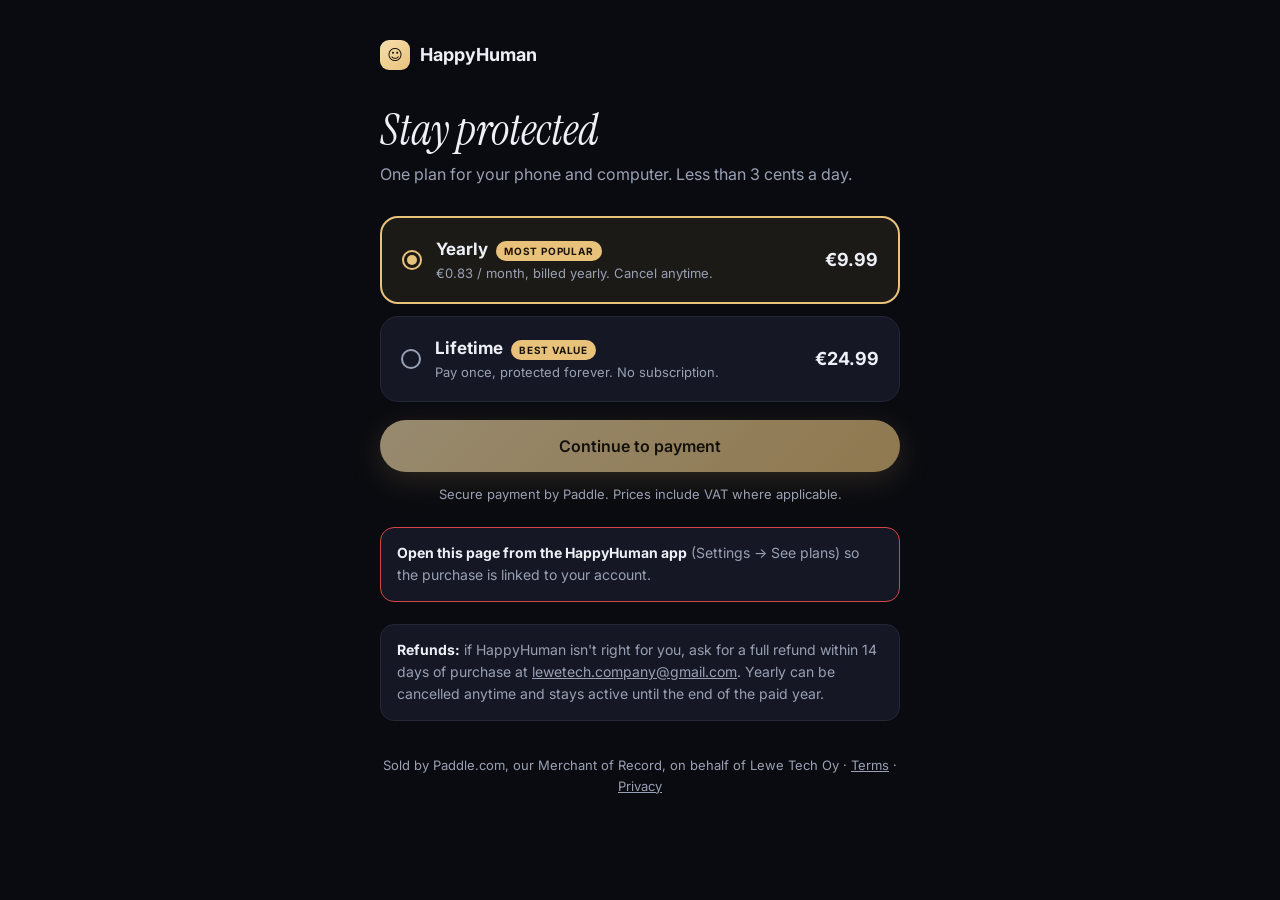
<file: buy.html>
<!DOCTYPE html>
<html lang="en">
<head>
<meta charset="utf-8">
<meta name="viewport" content="width=device-width,initial-scale=1">
<title>HappyHuman – Get Premium</title>
<meta name="description" content="HappyHuman Premium: Yearly €9.99 or Lifetime €24.99. One plan for your phone and computer.">
<link rel="icon" href="img/icon.png">
<link rel="preconnect" href="https://fonts.googleapis.com">
<link href="https://fonts.googleapis.com/css2?family=Inter:wght@400;500;600;700;800&family=Instrument+Serif:ital@0;1&display=swap" rel="stylesheet">
<style>
:root{--bg:#0a0b10;--card:#151824;--line:#232738;--text:#eef0f7;--muted:#9aa0b4;--gold:#e8c27a;--gold2:#f6dfae;--green:#5fd7a1}
*{box-sizing:border-box;margin:0;padding:0}
body{background:var(--bg);color:var(--text);font-family:Inter,system-ui,sans-serif;line-height:1.6;-webkit-font-smoothing:antialiased;min-height:100vh}
a{color:inherit}
.wrap{max-width:560px;margin:0 auto;padding:40px 20px 60px}
.logo{display:flex;align-items:center;gap:10px;font-weight:700;font-size:18px;text-decoration:none;margin-bottom:36px}
.logo i{width:30px;height:30px;border-radius:9px;background:linear-gradient(135deg,var(--gold2),var(--gold));display:grid;place-items:center;color:#1a1408;font-style:normal;font-size:15px}
h1{font-family:"Instrument Serif",serif;font-style:italic;font-weight:400;font-size:44px;line-height:1.1;margin-bottom:8px}
.sub{color:var(--muted);margin-bottom:28px}
.plan{display:flex;align-items:center;gap:14px;width:100%;text-align:left;background:var(--card);border:1px solid var(--line);border-radius:18px;padding:18px 20px;margin-bottom:12px;color:var(--text);font:inherit;cursor:pointer;transition:.15s}
.plan:hover{border-color:#3a4058}
.plan.on{border:2px solid var(--gold);background:#1b1a17}
.dot{width:20px;height:20px;border-radius:50%;border:2px solid var(--muted);flex:none;display:grid;place-items:center}
.plan.on .dot{border-color:var(--gold)}
.plan.on .dot::after{content:"";width:10px;height:10px;border-radius:50%;background:var(--gold)}
.pt{flex:1}
.pt b{font-size:17px}
.badge{display:inline-block;margin-left:8px;font-size:10px;font-weight:700;letter-spacing:.08em;padding:2px 8px;border-radius:20px;background:var(--gold);color:#1a1408;vertical-align:middle}
.pt small{display:block;color:var(--muted);font-size:13px}
.price{font-weight:700;font-size:18px}
.buy{display:block;width:100%;margin-top:18px;padding:16px;border:0;border-radius:999px;font:600 16px Inter,sans-serif;background:linear-gradient(135deg,var(--gold2),var(--gold));color:#1a1408;cursor:pointer;box-shadow:0 8px 30px rgba(232,194,122,.25)}
.buy:disabled{opacity:.6;cursor:default}
.note{color:var(--muted);font-size:13px;text-align:center;margin-top:12px}
.box{background:var(--card);border:1px solid var(--line);border-radius:14px;padding:14px 16px;margin-top:22px;font-size:14px;color:var(--muted)}
.box strong{color:var(--text)}
.ok{border-color:var(--green)}
.err{border-color:#d64545}
footer{margin-top:34px;font-size:13px;color:var(--muted);text-align:center}
footer a{color:var(--muted)}
</style>
</head>
<body>
<div class="wrap">
  <a class="logo" href="index.html"><i>☺</i>HappyHuman</a>
  <h1>Stay protected</h1>
  <p class="sub">One plan for your phone and computer. Less than 3 cents a day.</p>

  <button class="plan on" data-plan="yearly" type="button">
    <span class="dot"></span>
    <span class="pt"><b>Yearly</b><span class="badge">MOST POPULAR</span><small>€0.83 / month, billed yearly. Cancel anytime.</small></span>
    <span class="price">€9.99</span>
  </button>
  <button class="plan" data-plan="lifetime" type="button">
    <span class="dot"></span>
    <span class="pt"><b>Lifetime</b><span class="badge">BEST VALUE</span><small>Pay once, protected forever. No subscription.</small></span>
    <span class="price">€24.99</span>
  </button>

  <button class="buy" id="buy" type="button">Continue to payment</button>
  <p class="note" id="note">Secure payment by Paddle. Prices include VAT where applicable.</p>

  <div class="box" id="status" hidden></div>

  <div class="box">
    <strong>Refunds:</strong> if HappyHuman isn't right for you, ask for a full refund within 14 days of purchase at
    <a href="mailto:lewetech.company@gmail.com">lewetech.company@gmail.com</a>. Yearly can be cancelled anytime and stays active until the end of the paid year.
  </div>

  <footer>
    Sold by Paddle.com, our Merchant of Record, on behalf of Lewe Tech Oy ·
    <a href="terms.html">Terms</a> · <a href="privacy.html">Privacy</a>
  </footer>
</div>

<script src="https://cdn.paddle.com/paddle/v2/paddle.js"></script>
<script>
(function () {
  var PRICES = {
    yearly: 'pri_01m822c9mbf1jfg848mtz1rj8x',
    lifetime: 'pri_01m822e8ztyc4dqj1twb3h1q44'
  };
  var q = new URLSearchParams(location.search);
  var uid = (q.get('uid') || '').replace(/[^A-Za-z0-9_-]/g, '').slice(0, 128);
  var email = (q.get('email') || '').slice(0, 200);
  var plan = q.get('plan') === 'lifetime' ? 'lifetime' : 'yearly';
  var status = document.getElementById('status');
  var buy = document.getElementById('buy');

  function show(text, cls) {
    status.hidden = false;
    status.className = 'box ' + (cls || '');
    status.innerHTML = text;
  }
  function select(p) {
    plan = p;
    document.querySelectorAll('.plan').forEach(function (b) {
      b.classList.toggle('on', b.dataset.plan === p);
    });
  }
  document.querySelectorAll('.plan').forEach(function (b) {
    b.addEventListener('click', function () { select(b.dataset.plan); });
  });
  select(plan);

  if (!uid) {
    buy.disabled = true;
    show('<strong>Open this page from the HappyHuman app</strong> (Settings → See plans) so the purchase is linked to your account.', 'err');
  }

  Paddle.Initialize({
    token: 'live_b9a75a7a7edf7f179cdc536b0be',
    eventCallback: function (e) {
      if (e && e.name === 'checkout.completed') {
        show('<strong>Thank you! Your plan is active.</strong> Go back to the HappyHuman app – it unlocks within a minute. You can close this page.', 'ok');
        buy.disabled = true;
      }
    }
  });

  buy.addEventListener('click', function () {
    if (!uid) return;
    var opts = {
      items: [{ priceId: PRICES[plan], quantity: 1 }],
      customData: { uid: uid, plan: plan },
      settings: { displayMode: 'overlay', theme: 'dark', locale: 'en' }
    };
    if (email) opts.customer = { email: email };
    Paddle.Checkout.open(opts);
  });
})();
</script>
</body>
</html>
</file>
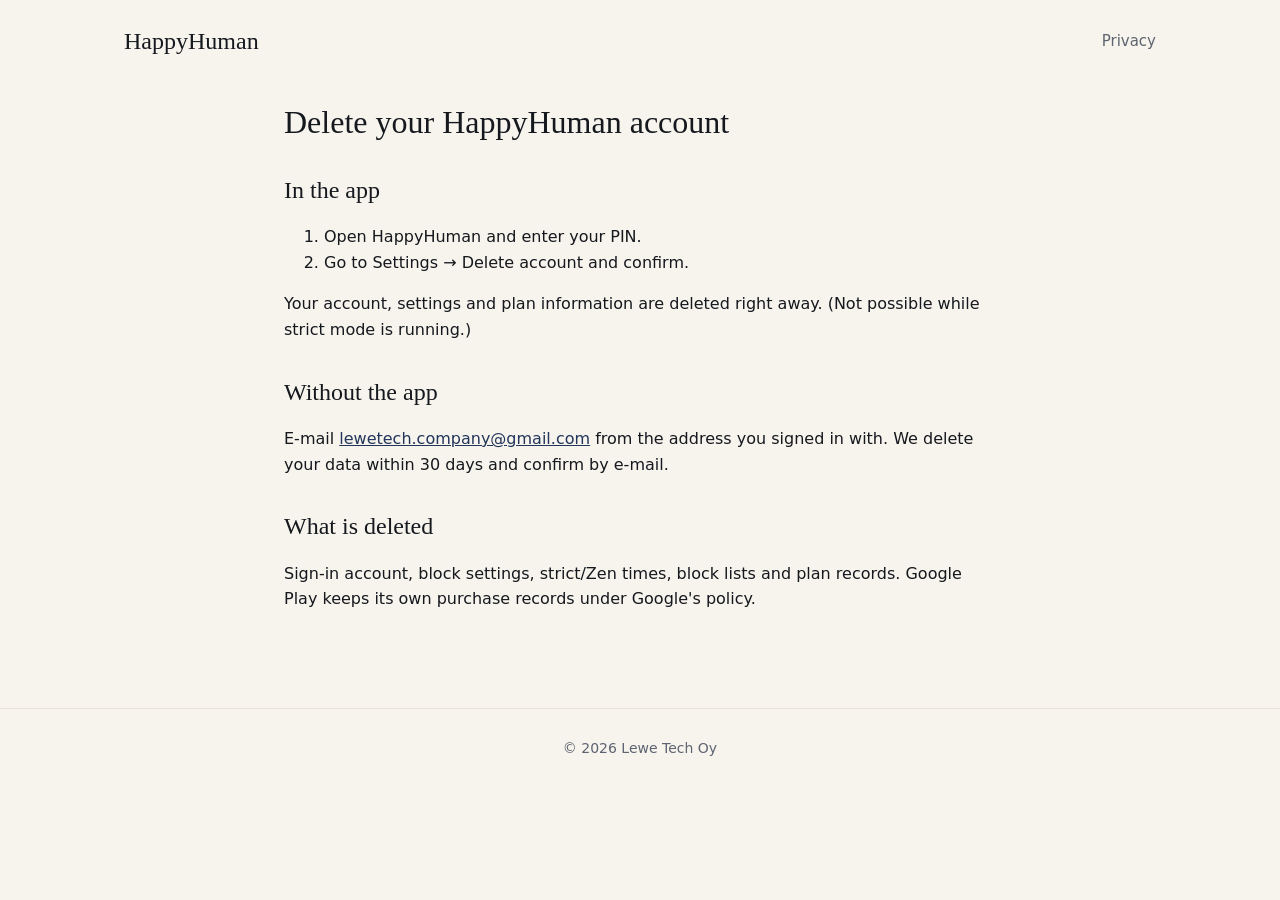
<file: delete-account.html>
<!DOCTYPE html><html lang="en"><head><meta charset="utf-8"><meta name="viewport" content="width=device-width,initial-scale=1"><title>HappyHuman – Delete your account</title><link rel="stylesheet" href="style.css"></head><body>
<header><a class="logo" href="index.html">HappyHuman</a><nav><a href="privacy.html">Privacy</a></nav></header>
<main class="doc"><h1>Delete your HappyHuman account</h1>
<h2>In the app</h2><ol><li>Open HappyHuman and enter your PIN.</li><li>Go to Settings → Delete account and confirm.</li></ol><p>Your account, settings and plan information are deleted right away. (Not possible while strict mode is running.)</p>
<h2>Without the app</h2><p>E-mail <a href="mailto:lewetech.company@gmail.com?subject=Delete%20my%20HappyHuman%20account">lewetech.company@gmail.com</a> from the address you signed in with. We delete your data within 30 days and confirm by e-mail.</p>
<h2>What is deleted</h2><p>Sign-in account, block settings, strict/Zen times, block lists and plan records. Google Play keeps its own purchase records under Google's policy.</p></main>
<footer>© 2026 Lewe Tech Oy</footer></body></html>
</file>
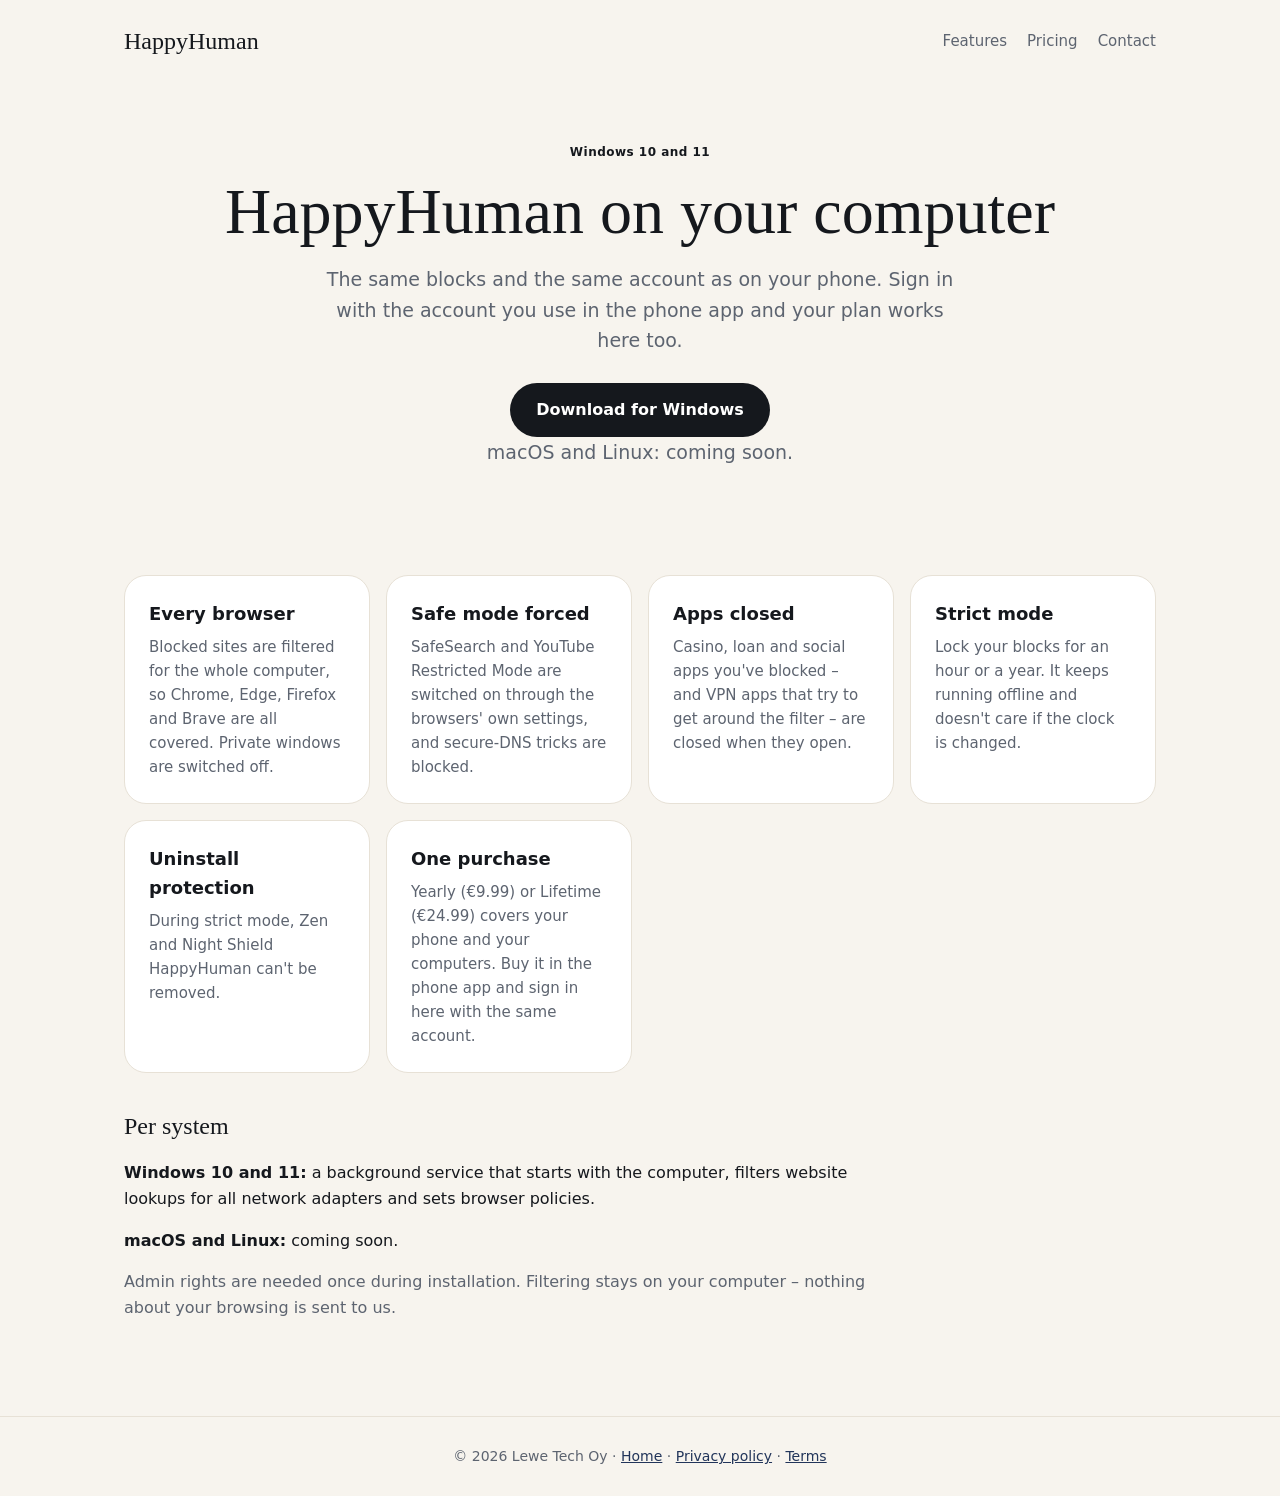
<file: desktop.html>
<!DOCTYPE html><html lang="en"><head><meta charset="utf-8"><meta name="viewport" content="width=device-width,initial-scale=1">
<title>HappyHuman for Windows, macOS and Linux</title>
<meta name="description" content="HappyHuman is coming to computers: the same blocks, strict mode and account on Windows, macOS and Linux.">
<link rel="stylesheet" href="style.css"></head><body>
<header><a class="logo" href="index.html">HappyHuman</a><nav><a href="index.html#features">Features</a><a href="index.html#pricing">Pricing</a><a href="mailto:lewetech.company@gmail.com">Contact</a></nav></header>
<main>
<section class="hero"><span class="status">Windows 10 and 11</span><h1>HappyHuman on your computer</h1>
<p>The same blocks and the same account as on your phone. Sign in with the account you use in the phone app and your plan works here too.</p>
<a class="btn" href="download/HappyHuman-Setup.exe" download>Download for Windows</a>
<p class="muted">macOS and Linux: coming soon.</p></section>

<section><div class="grid">
<div class="card"><h3>Every browser</h3><p>Blocked sites are filtered for the whole computer, so Chrome, Edge, Firefox and Brave are all covered. Private windows are switched off.</p></div>
<div class="card"><h3>Safe mode forced</h3><p>SafeSearch and YouTube Restricted Mode are switched on through the browsers' own settings, and secure-DNS tricks are blocked.</p></div>
<div class="card"><h3>Apps closed</h3><p>Casino, loan and social apps you've blocked – and VPN apps that try to get around the filter – are closed when they open.</p></div>
<div class="card"><h3>Strict mode</h3><p>Lock your blocks for an hour or a year. It keeps running offline and doesn't care if the clock is changed.</p></div>
<div class="card"><h3>Uninstall protection</h3><p>During strict mode, Zen and Night Shield HappyHuman can't be removed.</p></div>
<div class="card"><h3>One purchase</h3><p>Yearly (€9.99) or Lifetime (€24.99) covers your phone and your computers. Buy it in the phone app and sign in here with the same account.</p></div>
</div></section>

<section class="doc"><h2>Per system</h2>
<p><b>Windows 10 and 11:</b> a background service that starts with the computer, filters website lookups for all network adapters and sets browser policies.</p>
<p><b>macOS and Linux:</b> coming soon.</p>
<p class="muted">Admin rights are needed once during installation. Filtering stays on your computer – nothing about your browsing is sent to us.</p></section>
</main>
<footer>© 2026 Lewe Tech Oy · <a href="index.html">Home</a> · <a href="privacy.html">Privacy policy</a> · <a href="terms.html">Terms</a></footer>
</body></html>
</file>
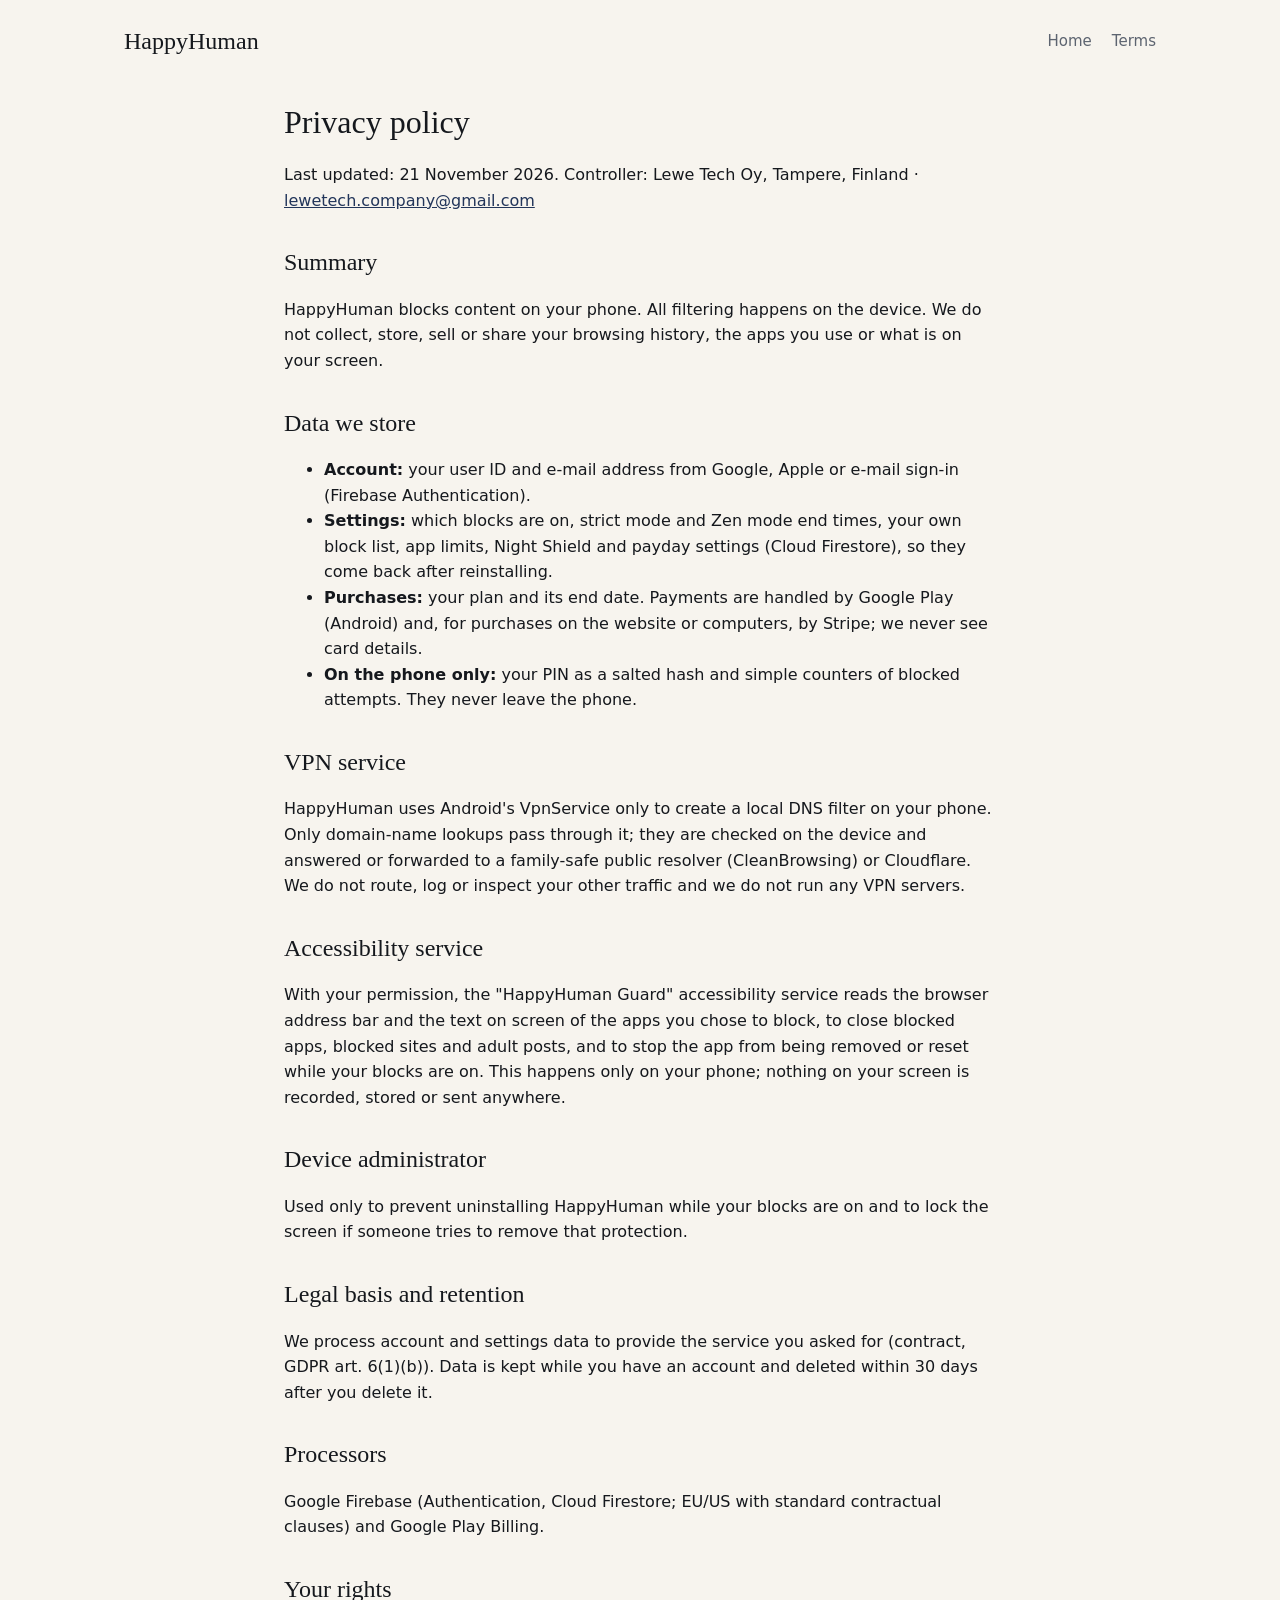
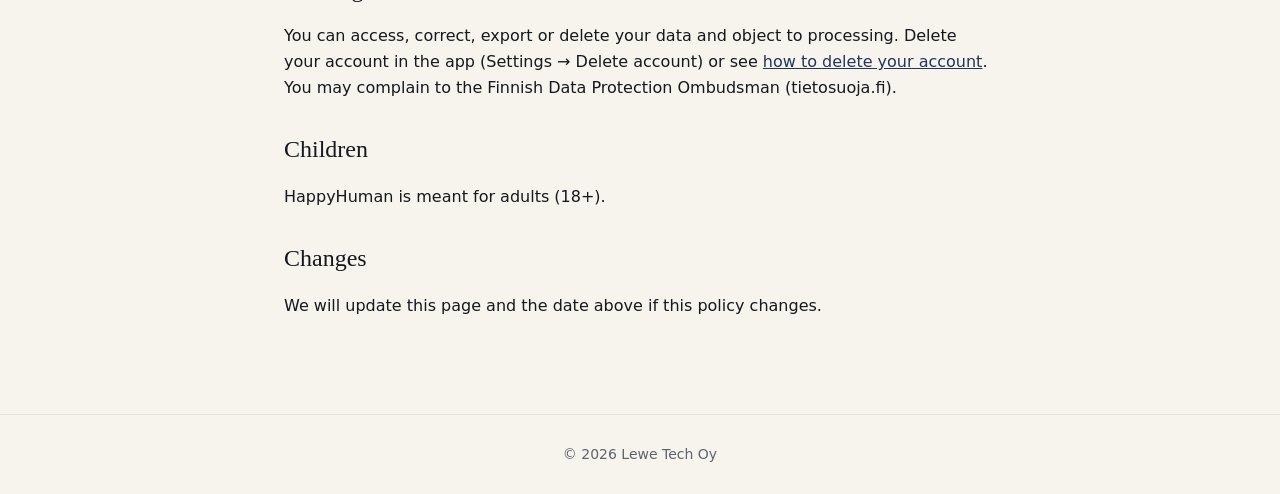
<file: privacy.html>
<!DOCTYPE html><html lang="en"><head><meta charset="utf-8"><meta name="viewport" content="width=device-width,initial-scale=1"><title>HappyHuman – Privacy policy</title><link rel="stylesheet" href="style.css"></head><body>
<header><a class="logo" href="index.html">HappyHuman</a><nav><a href="index.html">Home</a><a href="terms.html">Terms</a></nav></header>
<main class="doc"><h1>Privacy policy</h1><p>Last updated: 21 November 2026. Controller: Lewe Tech Oy, Tampere, Finland · <a href="mailto:lewetech.company@gmail.com">lewetech.company@gmail.com</a></p>
<h2>Summary</h2><p>HappyHuman blocks content on your phone. All filtering happens on the device. We do not collect, store, sell or share your browsing history, the apps you use or what is on your screen.</p>
<h2>Data we store</h2><ul>
<li><b>Account:</b> your user ID and e-mail address from Google, Apple or e-mail sign-in (Firebase Authentication).</li>
<li><b>Settings:</b> which blocks are on, strict mode and Zen mode end times, your own block list, app limits, Night Shield and payday settings (Cloud Firestore), so they come back after reinstalling.</li>
<li><b>Purchases:</b> your plan and its end date. Payments are handled by Google Play (Android) and, for purchases on the website or computers, by Stripe; we never see card details.</li>
<li><b>On the phone only:</b> your PIN as a salted hash and simple counters of blocked attempts. They never leave the phone.</li></ul>
<h2>VPN service</h2><p>HappyHuman uses Android's VpnService only to create a local DNS filter on your phone. Only domain-name lookups pass through it; they are checked on the device and answered or forwarded to a family-safe public resolver (CleanBrowsing) or Cloudflare. We do not route, log or inspect your other traffic and we do not run any VPN servers.</p>
<h2>Accessibility service</h2><p>With your permission, the "HappyHuman Guard" accessibility service reads the browser address bar and the text on screen of the apps you chose to block, to close blocked apps, blocked sites and adult posts, and to stop the app from being removed or reset while your blocks are on. This happens only on your phone; nothing on your screen is recorded, stored or sent anywhere.</p>
<h2>Device administrator</h2><p>Used only to prevent uninstalling HappyHuman while your blocks are on and to lock the screen if someone tries to remove that protection.</p>
<h2>Legal basis and retention</h2><p>We process account and settings data to provide the service you asked for (contract, GDPR art. 6(1)(b)). Data is kept while you have an account and deleted within 30 days after you delete it.</p>
<h2>Processors</h2><p>Google Firebase (Authentication, Cloud Firestore; EU/US with standard contractual clauses) and Google Play Billing.</p>
<h2>Your rights</h2><p>You can access, correct, export or delete your data and object to processing. Delete your account in the app (Settings → Delete account) or see <a href="delete-account.html">how to delete your account</a>. You may complain to the Finnish Data Protection Ombudsman (tietosuoja.fi).</p>
<h2>Children</h2><p>HappyHuman is meant for adults (18+).</p>
<h2>Changes</h2><p>We will update this page and the date above if this policy changes.</p></main>
<footer>© 2026 Lewe Tech Oy</footer></body></html>
</file>
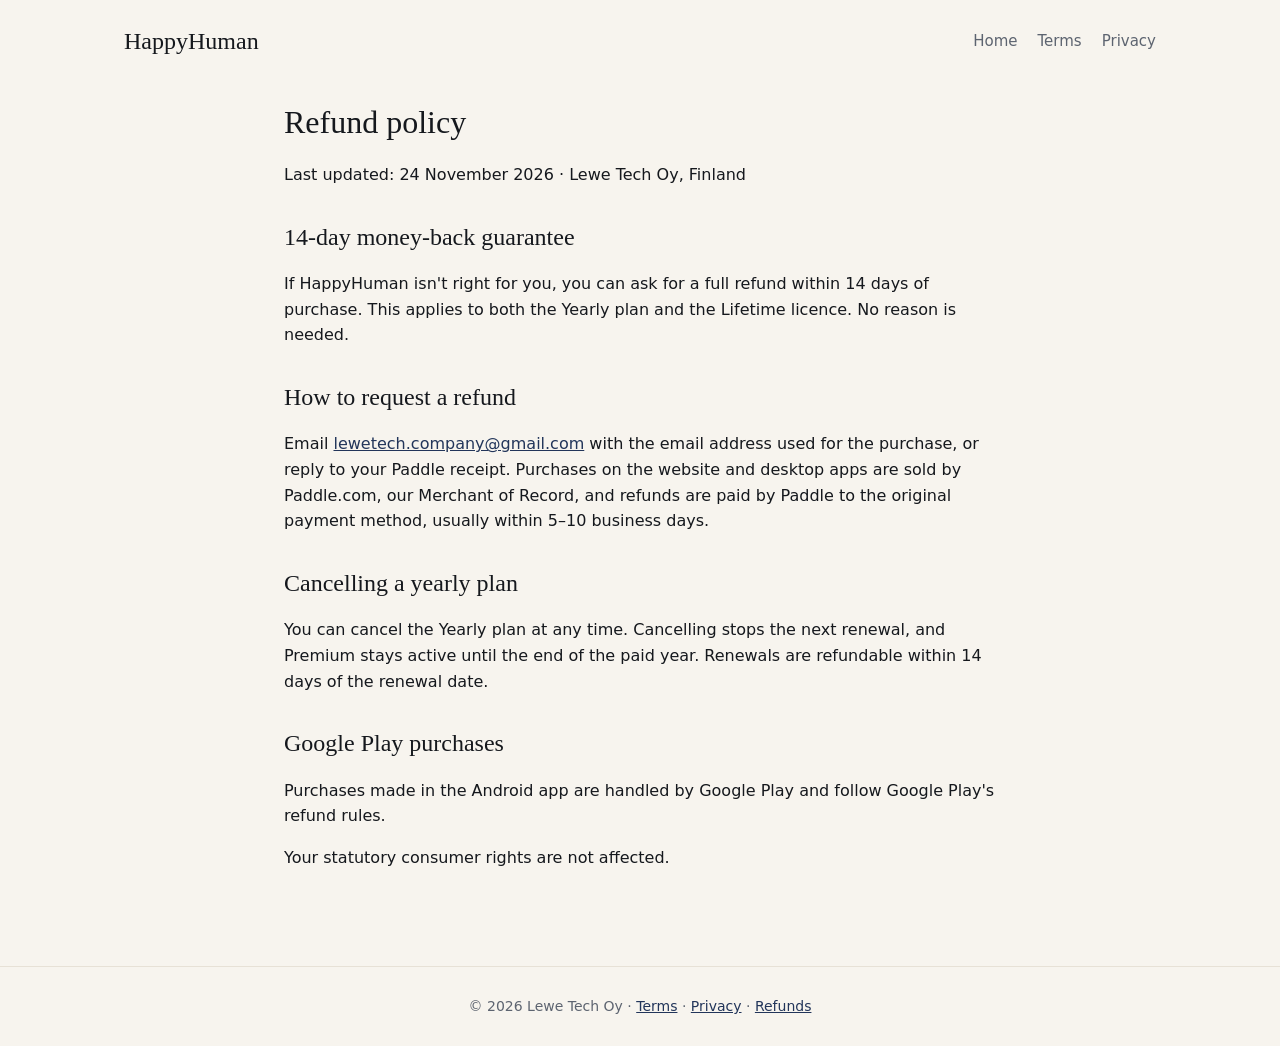
<file: refund.html>
<!DOCTYPE html><html lang="en"><head><meta charset="utf-8"><meta name="viewport" content="width=device-width,initial-scale=1"><title>HappyHuman – Refund policy</title><link rel="stylesheet" href="style.css"></head><body>
<header><a class="logo" href="index.html">HappyHuman</a><nav><a href="index.html">Home</a><a href="terms.html">Terms</a><a href="privacy.html">Privacy</a></nav></header>
<main class="doc"><h1>Refund policy</h1><p>Last updated: 24 November 2026 · Lewe Tech Oy, Finland</p>
<h2>14-day money-back guarantee</h2><p>If HappyHuman isn't right for you, you can ask for a full refund within 14 days of purchase. This applies to both the Yearly plan and the Lifetime licence. No reason is needed.</p>
<h2>How to request a refund</h2><p>Email <a href="mailto:lewetech.company@gmail.com">lewetech.company@gmail.com</a> with the email address used for the purchase, or reply to your Paddle receipt. Purchases on the website and desktop apps are sold by Paddle.com, our Merchant of Record, and refunds are paid by Paddle to the original payment method, usually within 5–10 business days.</p>
<h2>Cancelling a yearly plan</h2><p>You can cancel the Yearly plan at any time. Cancelling stops the next renewal, and Premium stays active until the end of the paid year. Renewals are refundable within 14 days of the renewal date.</p>
<h2>Google Play purchases</h2><p>Purchases made in the Android app are handled by Google Play and follow Google Play's refund rules.</p>
<p>Your statutory consumer rights are not affected.</p></main>
<footer>© 2026 Lewe Tech Oy · <a href="terms.html">Terms</a> · <a href="privacy.html">Privacy</a> · <a href="refund.html">Refunds</a></footer></body></html>
</file>
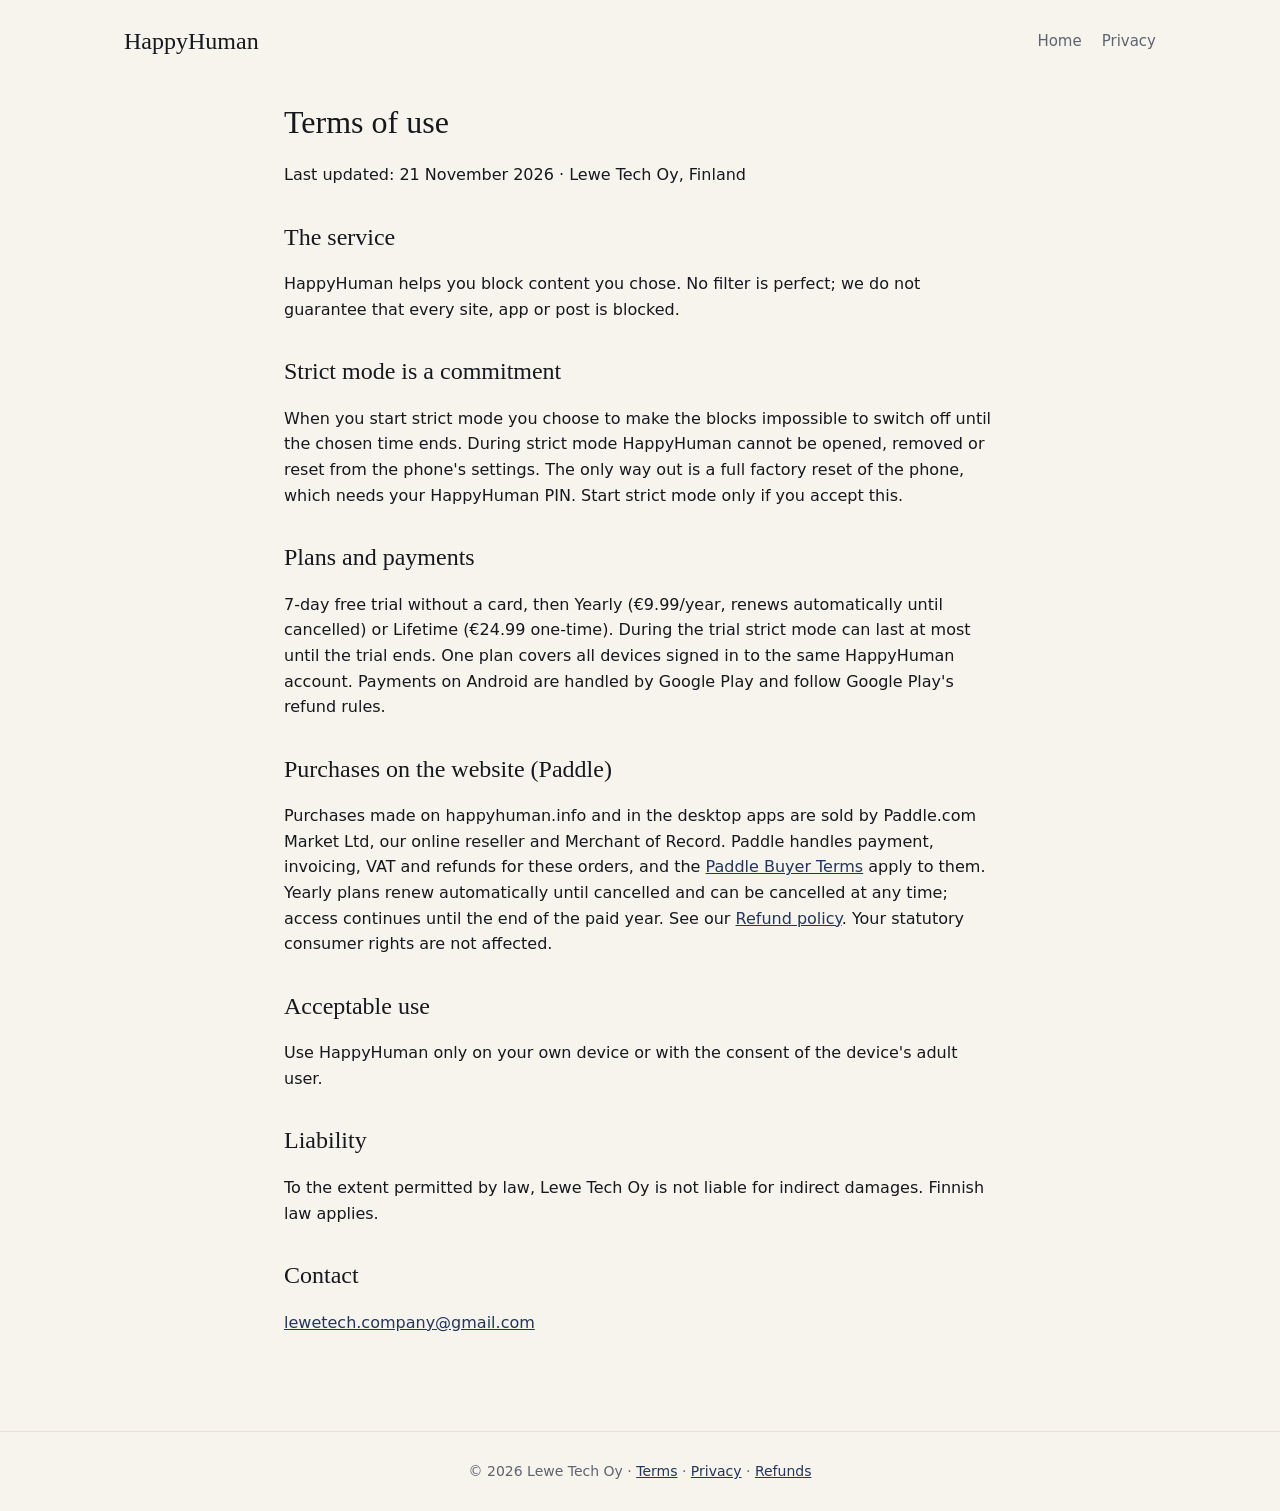
<file: terms.html>
﻿<!DOCTYPE html><html lang="en"><head><meta charset="utf-8"><meta name="viewport" content="width=device-width,initial-scale=1"><title>HappyHuman – Terms</title><link rel="stylesheet" href="style.css"></head><body>
<header><a class="logo" href="index.html">HappyHuman</a><nav><a href="index.html">Home</a><a href="privacy.html">Privacy</a></nav></header>
<main class="doc"><h1>Terms of use</h1><p>Last updated: 21 November 2026 · Lewe Tech Oy, Finland</p>
<h2>The service</h2><p>HappyHuman helps you block content you chose. No filter is perfect; we do not guarantee that every site, app or post is blocked.</p>
<h2>Strict mode is a commitment</h2><p>When you start strict mode you choose to make the blocks impossible to switch off until the chosen time ends. During strict mode HappyHuman cannot be opened, removed or reset from the phone's settings. The only way out is a full factory reset of the phone, which needs your HappyHuman PIN. Start strict mode only if you accept this.</p>
<h2>Plans and payments</h2><p>7-day free trial without a card, then Yearly (€9.99/year, renews automatically until cancelled) or Lifetime (€24.99 one-time). During the trial strict mode can last at most until the trial ends. One plan covers all devices signed in to the same HappyHuman account. Payments on Android are handled by Google Play and follow Google Play's refund rules.</p>
<h2>Purchases on the website (Paddle)</h2><p>Purchases made on happyhuman.info and in the desktop apps are sold by Paddle.com Market Ltd, our online reseller and Merchant of Record. Paddle handles payment, invoicing, VAT and refunds for these orders, and the <a href="https://www.paddle.com/legal/checkout-buyer-terms">Paddle Buyer Terms</a> apply to them. Yearly plans renew automatically until cancelled and can be cancelled at any time; access continues until the end of the paid year. See our <a href="refund.html">Refund policy</a>. Your statutory consumer rights are not affected.</p>
<h2>Acceptable use</h2><p>Use HappyHuman only on your own device or with the consent of the device's adult user.</p>
<h2>Liability</h2><p>To the extent permitted by law, Lewe Tech Oy is not liable for indirect damages. Finnish law applies.</p>
<h2>Contact</h2><p><a href="mailto:lewetech.company@gmail.com">lewetech.company@gmail.com</a></p></main>
<footer>© 2026 Lewe Tech Oy · <a href="terms.html">Terms</a> · <a href="privacy.html">Privacy</a> · <a href="refund.html">Refunds</a></footer></body></html>
</file>
<file: style.css>
:root{--bg:#F7F4EE;--card:#fff;--ink:#15181D;--muted:#5d6470;--gold:#A8864A;--navy:#22355A;--green:#1E4A40;--line:#e7e1d6}
*{box-sizing:border-box}body{margin:0;font-family:Inter,system-ui,-apple-system,Segoe UI,Roboto,sans-serif;background:var(--bg);color:var(--ink);line-height:1.6}
a{color:var(--navy)}header{max-width:1080px;margin:0 auto;padding:22px 24px;display:flex;justify-content:space-between;align-items:center}
.logo{font-family:"DM Serif Display",Georgia,serif;font-size:24px;text-decoration:none;color:var(--ink)}nav a{margin-left:20px;text-decoration:none;color:var(--muted);font-size:15px}
main{max-width:1080px;margin:0 auto;padding:0 24px 80px}h1,h2{font-family:"DM Serif Display",Georgia,serif;font-weight:400;line-height:1.15}
.hero{padding:56px 0 40px;text-align:center}.hero h1{font-size:clamp(38px,6vw,64px);margin:0 0 16px}.hero p{font-size:19px;color:var(--muted);max-width:640px;margin:0 auto 28px}
.btn{display:inline-block;background:var(--ink);color:#fff;padding:14px 26px;border-radius:999px;text-decoration:none;font-weight:600}.btn.alt{background:transparent;color:var(--ink);border:1.5px solid var(--ink);margin-left:10px}
.grid{display:grid;grid-template-columns:repeat(auto-fit,minmax(240px,1fr));gap:16px;margin:40px 0}
.card{background:var(--card);border:1px solid var(--line);border-radius:22px;padding:24px}.card h3{margin:0 0 6px;font-size:18px}.card p{margin:0;color:var(--muted);font-size:15px}
.dark{color:#fff;border:2.5px solid #3DDC97}.dark p{color:#dfe6ee}.tag{display:inline-block;font-size:11px;letter-spacing:.08em;background:#3DDC97;color:#0b2a1e;border-radius:99px;padding:2px 10px;margin-bottom:10px;font-weight:700}
.price{display:grid;grid-template-columns:repeat(auto-fit,minmax(260px,1fr));gap:16px}.price .card{text-align:center}.big{font-size:40px;font-family:"DM Serif Display",Georgia,serif}
.doc{max-width:760px}.doc h2{margin-top:36px}footer{border-top:1px solid var(--line);padding:28px 24px;text-align:center;color:var(--muted);font-size:14px}
.center{text-align:center}.muted{color:var(--muted)}.small{font-size:14px;color:var(--muted);margin-top:14px}
section h2.center,section>h2.center{font-size:clamp(30px,4vw,40px);margin:56px 0 8px}
.steps{display:grid;grid-template-columns:repeat(auto-fit,minmax(220px,1fr));gap:16px;margin:20px 0 10px}
.steps div{padding:8px 4px}.steps b{display:inline-flex;width:34px;height:34px;border-radius:50%;background:var(--navy);color:#fff;align-items:center;justify-content:center;font-size:15px}
.steps h3{margin:10px 0 4px;font-size:18px}.steps p{margin:0;color:var(--muted);font-size:15px}
.price .card ul{list-style:none;padding:0;margin:16px 0 0;text-align:left;font-size:15px;color:var(--muted)}
.price .card li{padding:6px 0;border-top:1px solid var(--line)}.price .card li:before{content:"✓ ";color:var(--green);font-weight:700}
.best{border:2px solid var(--gold)}.best .tag{background:var(--gold);color:#fff}
.status{display:inline-block;font-size:12px;font-weight:700;letter-spacing:.04em;border-radius:99px;padding:2px 10px;margin-bottom:10px}
.status.ok{background:#dff5ea;color:#145c3a}.status.soon{background:#efe7d6;color:#6b5326}
.faq{margin:0 auto}.faq details{background:var(--card);border:1px solid var(--line);border-radius:16px;padding:14px 20px;margin:10px 0}
.faq summary{cursor:pointer;font-weight:600}.faq details p{color:var(--muted);margin:10px 0 0}
@media(max-width:640px){nav a{margin-left:12px;font-size:14px}nav a:nth-child(2),nav a:nth-child(4){display:none}.btn.alt{margin:10px 0 0}}
.g3{grid-template-columns:repeat(auto-fit,minmax(300px,1fr))}.faq{max-width:760px}
</file>
